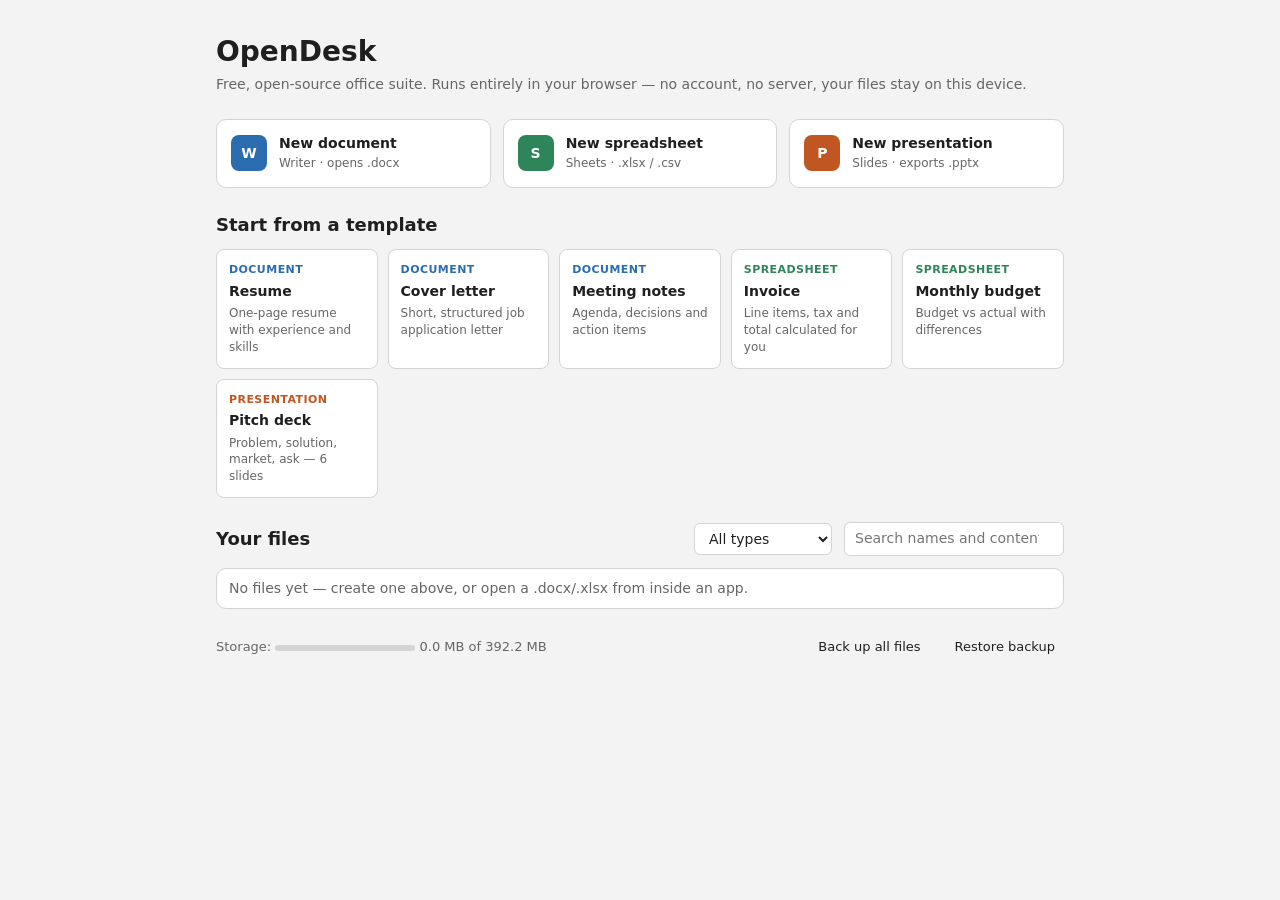
<file: opendesk/index.html>
<!doctype html>
<html lang="en">
<head>
<meta charset="utf-8">
<meta name="viewport" content="width=device-width, initial-scale=1">
<title>OpenDesk</title>
<meta name="description" content="Free, open-source office suite that runs entirely in your browser.">
<meta name="theme-color" content="#2b6cb0">
<link rel="manifest" href="manifest.webmanifest">
<link rel="icon" href="icons/icon.svg" type="image/svg+xml">
<link rel="apple-touch-icon" href="icons/icon-192.png">
<link rel="stylesheet" href="common.css">
<style>
  main { flex: 1; width: 100%; max-width: 880px; margin: 0 auto; padding: 32px 16px; display: flex; flex-direction: column; gap: 24px; }
  h1 { margin: 0; font-size: 28px; }
  p.lead { color: var(--muted); margin: 4px 0 0; }
  .new { display: grid; grid-template-columns: repeat(auto-fit, minmax(180px, 1fr)); gap: 12px; }
  .new a { display: flex; align-items: center; gap: 12px; padding: 14px; border-radius: 10px; background: var(--panel); border: 1px solid var(--border); color: var(--text); text-decoration: none; }
  .new a:hover { border-color: var(--accent); }
  .icon { width: 36px; height: 36px; border-radius: 8px; display: grid; place-items: center; color: #fff; font-weight: 700; flex-shrink: 0; }
  .icon.writer { background: #2b6cb0; } .icon.sheets { background: #2f855a; } .icon.slides { background: #c05621; }
  .new strong { display: block; } .new span { font-size: 12px; color: var(--muted); }
  .files-head { display: flex; gap: 12px; align-items: center; flex-wrap: wrap; }
  .files-head h2 { margin: 0; font-size: 18px; flex: 1; }
  .files-head input, .files-head select { font: inherit; padding: 6px 10px; border: 1px solid var(--border); border-radius: 6px; background: var(--panel); color: var(--text); }
  .files-head input { width: 220px; max-width: 100%; }
  ul.files { list-style: none; margin: 0; padding: 0; background: var(--panel); border: 1px solid var(--border); border-radius: 10px; overflow: hidden; }
  ul.files li { display: flex; align-items: center; gap: 12px; padding: 10px 12px; border-top: 1px solid var(--border); }
  ul.files li:first-child { border-top: 0; }
  ul.files li:hover { background: var(--hover); }
  ul.files a { flex: 1; min-width: 0; color: var(--text); text-decoration: none; display: flex; flex-direction: column; }
  ul.files a strong { overflow: hidden; text-overflow: ellipsis; white-space: nowrap; }
  ul.files a span { font-size: 12px; color: var(--muted); }
  ul.files .icon { width: 28px; height: 28px; font-size: 13px; border-radius: 6px; }
  .empty { padding: 24px; text-align: center; color: var(--muted); }
  footer.bar { display: flex; flex-wrap: wrap; gap: 8px 16px; align-items: center; font-size: 13px; color: var(--muted); }
  .meter { width: 140px; height: 6px; background: var(--border); border-radius: 3px; overflow: hidden; display: inline-block; vertical-align: middle; }
  .meter i { display: block; height: 100%; background: var(--accent); }
  footer.bar .spacer { flex: 1; }
  h2.sec { margin: 0 0 12px; font-size: 18px; }
  .templates { display: grid; grid-template-columns: repeat(auto-fill, minmax(150px, 1fr)); gap: 10px; }
  .templates button { display: flex; flex-direction: column; align-items: flex-start; gap: 4px; text-align: left; padding: 12px; background: var(--panel); border: 1px solid var(--border); border-radius: 8px; }
  .templates button:hover { border-color: var(--accent); }
  .templates .tag { font-size: 11px; font-weight: 600; text-transform: uppercase; letter-spacing: .04em; }
  .templates .tag.writer { color: #2b6cb0; } .templates .tag.sheets { color: #2f855a; } .templates .tag.slides { color: #c05621; }
  .templates span.d { font-size: 12px; color: var(--muted); }
  ul.files a span.snip { font-style: italic; overflow: hidden; text-overflow: ellipsis; white-space: nowrap; }
  ul.files mark { background: rgba(214,158,46,.35); color: inherit; }
</style>
</head>
<body>
<main>
  <div>
    <h1>OpenDesk</h1>
    <p class="lead">Free, open-source office suite. Runs entirely in your browser — no account, no server, your files stay on this device.</p>
  </div>
  <div class="new">
    <a href="writer.html?new"><div class="icon writer">W</div><div><strong>New document</strong><span>Writer · opens .docx</span></div></a>
    <a href="sheets.html?new"><div class="icon sheets">S</div><div><strong>New spreadsheet</strong><span>Sheets · .xlsx / .csv</span></div></a>
    <a href="slides.html?new"><div class="icon slides">P</div><div><strong>New presentation</strong><span>Slides · exports .pptx</span></div></a>
  </div>
  <section>
    <h2 class="sec">Start from a template</h2>
    <div class="templates" id="templates"></div>
  </section>
  <section>
    <div class="files-head">
      <h2>Your files</h2>
      <select id="filter" aria-label="Filter by type"><option value="">All types</option><option value="writer">Documents</option><option value="sheets">Spreadsheets</option><option value="slides">Presentations</option></select>
      <input id="search" type="search" placeholder="Search names and contents…" aria-label="Search files">
    </div>
    <ul class="files" id="files" style="margin-top:12px"></ul>
  </section>
  <footer class="bar">
    <span>Storage: <span class="meter"><i id="meterFill"></i></span> <span id="meterText"></span></span>
    <span id="offline"></span>
    <span class="spacer"></span>
    <button id="backup" title="Download every file as one backup file">Back up all files</button>
    <button id="restore" title="Restore files from a backup">Restore backup</button>
  </footer>
</main>
<script src="common.js"></script>
<script src="templates.js"></script>
<script type="module">
await Store.ready; // storage loads asynchronously; everything below can use it synchronously
const APP = { writer: ['W', 'Document'], sheets: ['S', 'Spreadsheet'], slides: ['P', 'Presentation'] };
const filesEl = document.getElementById('files');
const esc = s => String(s).replace(/[&<>"']/g, c => ({ '&': '&amp;', '<': '&lt;', '>': '&gt;', '"': '&quot;', "'": '&#39;' }[c]));

function when(t) {
  const s = (Date.now() - t) / 1000;
  if (s < 60) return 'just now';
  if (s < 3600) return Math.floor(s / 60) + ' min ago';
  if (s < 86400) return Math.floor(s / 3600) + ' h ago';
  return new Date(t).toLocaleDateString();
}

function renderFiles() {
  const q = document.getElementById('search').value.trim().toLowerCase();
  const type = document.getElementById('filter').value;
  // Match titles first, then file contents (with a snippet showing where).
  const files = Docs.list(type).filter(d => APP[d.app]).map(d => {
    if (!q || d.title.toLowerCase().includes(q)) return { ...d };
    const text = docText(d), at = text.toLowerCase().indexOf(q);
    if (at < 0) return null;
    const start = Math.max(0, at - 30);
    return { ...d, snip: (start ? '…' : '') + esc(text.slice(start, at)) + '<mark>' + esc(text.slice(at, at + q.length)) + '</mark>' + esc(text.slice(at + q.length, at + q.length + 50)) };
  }).filter(Boolean);
  if (!files.length) {
    filesEl.innerHTML = `<li class="empty">${Docs.all().length ? 'No files match.' : 'No files yet — create one above, or open a .docx/.xlsx from inside an app.'}</li>`;
  } else {
    filesEl.innerHTML = files.map(d => `<li>
      <div class="icon ${d.app}">${APP[d.app][0]}</div>
      <a href="${Docs.url(d.app, d.id)}"><strong>${esc(d.title)}</strong><span>${APP[d.app][1]} · edited ${when(d.updated)}</span>${d.snip ? `<span class="snip">${d.snip}</span>` : ''}</a>
      <button data-dup="${esc(d.id)}" title="Make a copy">Copy</button>
      <button data-del="${esc(d.id)}" title="Delete">Delete</button></li>`).join('');
  }
  updateMeter();
}

// Plain text of a file, for searching. DOMParser never runs scripts, so this is safe on stored HTML.
function docText(meta) {
  const st = Docs.get(meta.id);
  if (!st) return '';
  if (meta.app === 'writer') return (new DOMParser().parseFromString(String(st.html || ''), 'text/html').body.textContent || '').replace(/\s+/g, ' ');
  if (meta.app === 'sheets') return Object.values(st.raw || {}).filter(v => v && !v.startsWith('=')).join(' · ');
  return (st.deck?.slides || []).flatMap(s => (s.items || []).map(i => i.text || '')).join(' · ').replace(/\s+/g, ' ');
}

document.getElementById('templates').innerHTML = TEMPLATES.map((t, i) =>
  `<button data-tpl="${i}"><span class="tag ${t.app}">${APP[t.app][1]}</span><strong>${esc(t.name)}</strong><span class="d">${esc(t.description)}</span></button>`).join('');
document.getElementById('templates').addEventListener('click', e => {
  const btn = e.target.closest('[data-tpl]'); if (!btn) return;
  const t = TEMPLATES[+btn.dataset.tpl];
  const id = Docs.create(t.app, JSON.parse(JSON.stringify(t.state)));
  if (id) go(Docs.url(t.app, id));
});

async function updateMeter() {
  let used = 0, cap = 5 * 1048576; // localStorage fallback: ~5 MB per site
  if (Store.backend === 'idb' && navigator.storage?.estimate) {
    const est = await navigator.storage.estimate().catch(() => null);
    if (est) { used = est.usage || 0; cap = est.quota || cap; }
  } else {
    for (const k of Store.keys()) used += (k.length + JSON.stringify(Store.get(k) ?? '').length) * 2;
  }
  const fmtSize = b => (b >= 1073741824 ? (b / 1073741824).toFixed(1) + ' GB' : (b / 1048576).toFixed(1) + ' MB');
  document.getElementById('meterFill').style.width = Math.min(100, used / cap * 100) + '%';
  document.getElementById('meterText').textContent = `${fmtSize(used)} of ${fmtSize(cap)}` + (Store.backend === 'idb' ? '' : ' (limited storage mode)');
}

filesEl.addEventListener('click', e => {
  const dup = e.target.dataset.dup, del = e.target.dataset.del;
  if (dup) {
    const meta = Docs.meta(dup), state = Docs.get(dup);
    if (meta && state) Docs.create(meta.app, { ...state, title: state.title + ' (copy)' });
    renderFiles();
  } else if (del) {
    const meta = Docs.meta(del);
    if (meta && confirm(`Delete "${meta.title}" and its version history? This can't be undone.\n\nTip: "Back up all files" first if you're unsure.`)) { Docs.remove(del); renderFiles(); }
  }
});
document.getElementById('search').oninput = renderFiles;
document.getElementById('filter').onchange = renderFiles;
Store.subscribe(key => { if (key === Docs.INDEX) renderFiles(); });
addEventListener('pageshow', renderFiles);

document.getElementById('backup').onclick = () => {
  const files = Docs.all().map(meta => ({ meta, state: Docs.get(meta.id) })).filter(f => f.state);
  download(`opendesk-backup-${new Date().toISOString().slice(0, 10)}.json`, JSON.stringify({ opendeskBackup: 1, files }), 'application/json');
};
document.getElementById('restore').onclick = async () => {
  const file = await pickFile('.json');
  if (!file) return;
  let data;
  try { data = JSON.parse(await file.text()); if (!Array.isArray(data.files)) throw 0; }
  catch { return alert('That is not an OpenDesk backup file.'); }
  let added = 0, skipped = 0;
  const index = Docs.all();
  for (const f of data.files) {
    const id = String(f.meta?.id || ''), app = f.meta?.app;
    if (!APP[app] || !f.state || !/^[a-z0-9]{1,40}$/.test(id)) { skipped++; continue; }
    if (Docs.meta(id)) { skipped++; continue; } // already have this exact file
    if (!Store.set(Docs.key(id), f.state)) { alert('Storage is full — restored ' + added + ' files before running out of space.'); break; }
    index.push({ id, app, title: String(f.state.title || f.meta.title || 'Untitled'), updated: +f.meta.updated || Date.now() });
    added++;
  }
  Store.set(Docs.INDEX, index);
  alert(`Restored ${added} file(s).` + (skipped ? ` Skipped ${skipped} (already here or invalid).` : ''));
  renderFiles();
};

// Ask the browser not to evict our storage under pressure (granted silently in most browsers once installed/used).
navigator.storage?.persist?.().catch(() => {});

const offlineEl = document.getElementById('offline');
if ('serviceWorker' in navigator && /^https?:$/.test(location.protocol)) {
  navigator.serviceWorker.ready.then(() => { offlineEl.textContent = '✓ Works offline'; });
}

// Pre-multi-file data is migrated when its app is first opened; show it here too.
Object.keys(APP).forEach(app => Docs.migrate(app));
renderFiles();
</script>
</body>
</html>
</file>
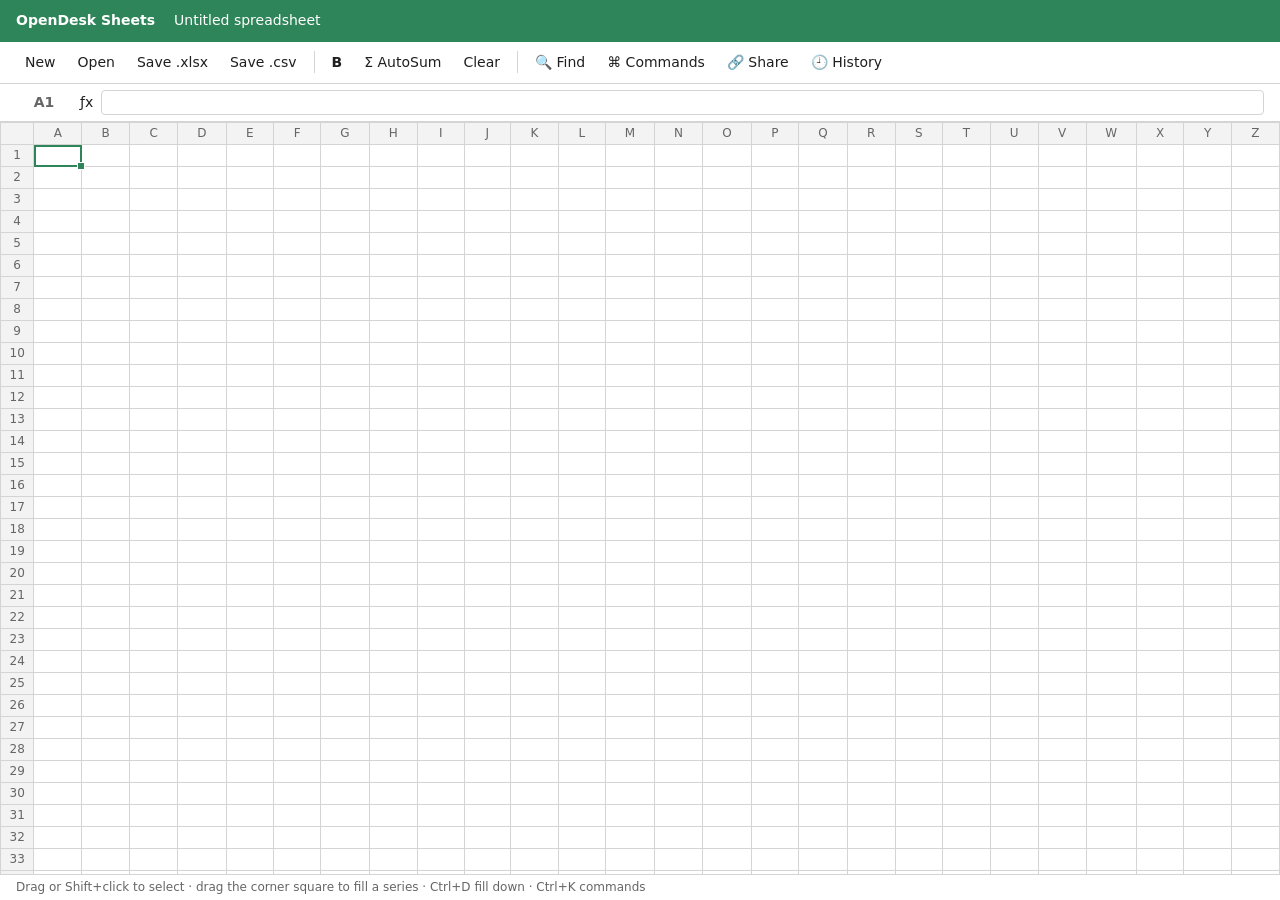
<file: opendesk/sheets.html>
<!doctype html>
<html lang="en">
<head>
<meta charset="utf-8">
<meta name="viewport" content="width=device-width, initial-scale=1">
<title>OpenDesk Sheets</title>
<link rel="manifest" href="manifest.webmanifest">
<link rel="icon" href="icons/icon.svg" type="image/svg+xml">
<link rel="stylesheet" href="common.css">
<script src="vendor/xlsx.full.min.js"></script>
<style>
  header.appbar { background: #2f855a; }
  .fbar { display: flex; gap: 8px; align-items: center; padding: 6px 16px; background: var(--panel); border-bottom: 1px solid var(--border); }
  .fbar #cellName { width: 56px; font-weight: 600; text-align: center; color: var(--muted); }
  .fbar input { flex: 1; font: 13px ui-monospace, Consolas, monospace; padding: 4px 6px; border: 1px solid var(--border); background: var(--panel); color: var(--text); border-radius: 4px; }
  .grid-wrap { flex: 1; overflow: auto; background: var(--panel); }
  table { border-collapse: collapse; table-layout: fixed; }
  th { position: sticky; top: 0; background: var(--bg); color: var(--muted); font-weight: 500; font-size: 12px; border: 1px solid var(--border); height: 22px; z-index: 1; }
  th.rh { position: sticky; left: 0; width: 44px; z-index: 2; }
  thead th.rh { z-index: 3; }
  td { border: 1px solid var(--border); padding: 0; width: 100px; height: 22px; }
  td input { width: 100%; height: 100%; border: 0; padding: 0 4px; font: 13px system-ui, sans-serif; background: transparent; color: var(--text); outline: none; }
  td input.num { text-align: right; }
  td input.err { color: #e53e3e; }
  td input.bold { font-weight: 700; }
  td.sel { outline: 2px solid #2f855a; outline-offset: -2px; }
  td.insel { background: rgba(47,133,90,.12); }
  td.fillprev { outline: 1px dashed #2f855a; outline-offset: -2px; }
  .grid-wrap { position: relative; }
  #fillHandle { position: absolute; width: 8px; height: 8px; background: #2f855a; border: 1px solid #fff; cursor: crosshair; z-index: 4; }
</style>
</head>
<body>
<header class="appbar">
  <a href="index.html">OpenDesk Sheets</a>
  <input class="title" id="title" value="Untitled spreadsheet" aria-label="Spreadsheet title">
</header>
<div class="toolbar">
  <button id="newBtn">New</button>
  <button id="openBtn" title="Open .xlsx, .xls, .ods or .csv">Open</button>
  <button id="xlsxBtn">Save .xlsx</button>
  <button id="csvBtn">Save .csv</button>
  <span class="sep"></span>
  <button id="boldBtn" title="Bold"><b>B</b></button>
  <button id="sumBtn" title="Insert SUM of the cells above">Σ AutoSum</button>
  <button id="clearBtn" title="Clear cell">Clear</button>
</div>
<div class="fbar"><span id="cellName">A1</span><span>ƒx</span><input id="formula" aria-label="Formula bar" spellcheck="false"></div>
<div class="grid-wrap"><table id="grid"></table><div id="fillHandle" title="Drag to fill · double-click to fill down"></div></div>
<div class="status" id="status"></div>

<script src="common.js"></script>
<script src="sheets-engine.js"></script>
<script src="sheets-fill.js"></script>
<script src="features.js"></script>
<script type="module">
await Store.ready; // storage loads asynchronously; everything below can use it synchronously
const ROWS = 100, COLS = 26;
const DOC = Docs.open('sheets', { title: 'Untitled spreadsheet', raw: {}, bold: {} });
const { computeAll, colName } = SheetEngine;
let raw = {}, bold = {}, sel = 'A1';
const grid = document.getElementById('grid');
const formula = document.getElementById('formula');
const titleEl = document.getElementById('title');
const inputs = {};

// Build grid.
let html = '<thead><tr><th class="rh"></th>';
for (let c = 0; c < COLS; c++) html += `<th>${colName(c)}</th>`;
html += '</tr></thead><tbody>';
for (let r = 1; r <= ROWS; r++) {
  html += `<tr><th class="rh">${r}</th>`;
  for (let c = 0; c < COLS; c++) html += `<td><input data-id="${colName(c)}${r}" aria-label="${colName(c)}${r}"></td>`;
  html += '</tr>';
}
grid.innerHTML = html + '</tbody>';
grid.querySelectorAll('input').forEach(i => inputs[i.dataset.id] = i);

function fmt(v) {
  if (typeof v === 'number') return Number.isInteger(v) ? String(v) : String(+v.toPrecision(10));
  if (typeof v === 'boolean') return v ? 'TRUE' : 'FALSE';
  return v == null ? '' : String(v);
}

function render() {
  const values = computeAll(raw);
  for (const id in inputs) {
    const inp = inputs[id];
    if (document.activeElement === inp) continue;
    const v = values[id];
    inp.value = fmt(v);
    inp.className = (typeof v === 'number' ? 'num' : '') + (typeof v === 'string' && /^#[A-Z/0]+[!?]$/.test(v) ? ' err' : '') + (bold[id] ? ' bold' : '');
  }
}

let saveTimer;
function persist() {
  clearTimeout(saveTimer);
  saveTimer = setTimeout(saveNow, 100);
}
function saveNow() { clearTimeout(saveTimer); if (DOC.id) Docs.save(DOC.id, { title: titleEl.value, raw, bold }); }
addEventListener('pagehide', saveNow);

function setCell(id, value) {
  if (value === '') delete raw[id]; else raw[id] = value;
  render(); persist();
}

// Selection: `sel` is the active (focused) cell; `rangeEnd` is the other corner of the range.
let rangeEnd = 'A1';
const { parseId, toId } = SheetFill;
function range() {
  const a = parseId(sel), b = parseId(rangeEnd);
  return { c1: Math.min(a.c, b.c), c2: Math.max(a.c, b.c), r1: Math.min(a.r, b.r), r2: Math.max(a.r, b.r) };
}
function cellsIn(rg) {
  const out = [];
  for (let r = rg.r1; r <= rg.r2; r++) for (let c = rg.c1; c <= rg.c2; c++) out.push(toId(c, r));
  return out;
}
const HELP = 'Drag or Shift+click to select · drag the corner square to fill a series · Ctrl+D fill down · Ctrl+K commands';
function paintSelection() {
  grid.querySelectorAll('td.insel').forEach(td => td.classList.remove('insel'));
  const rg = range(), cells = cellsIn(rg);
  if (cells.length > 1) cells.forEach(id => inputs[id].parentElement.classList.add('insel'));
  document.getElementById('cellName').textContent = cells.length > 1 ? `${toId(rg.c1, rg.r1)}:${toId(rg.c2, rg.r2)}` : sel;
  // Status bar: quick stats for multi-cell selections.
  const status = document.getElementById('status');
  if (cells.length > 1) {
    const values = computeAll(raw), nums = cells.map(id => values[id]).filter(v => typeof v === 'number');
    const sum = nums.reduce((a, b) => a + b, 0);
    status.textContent = nums.length ? `Sum: ${fmt(sum)} · Average: ${fmt(sum / nums.length)} · Count: ${nums.length} · Min: ${fmt(Math.min(...nums))} · Max: ${fmt(Math.max(...nums))}` : `${cells.length} cells selected`;
  } else status.textContent = HELP;
  const wrap = grid.parentElement, td = inputs[toId(rg.c2, rg.r2)].parentElement;
  const w = wrap.getBoundingClientRect(), t = td.getBoundingClientRect();
  Object.assign(document.getElementById('fillHandle').style, {
    left: (t.right - w.left + wrap.scrollLeft - 5) + 'px', top: (t.bottom - w.top + wrap.scrollTop - 5) + 'px',
  });
}

function select(id) {
  document.querySelector('td.sel')?.classList.remove('sel');
  sel = id; rangeEnd = id;
  inputs[id].parentElement.classList.add('sel');
  formula.value = raw[id] ?? '';
  paintSelection();
}
function extendTo(id) { rangeEnd = id; paintSelection(); }
function clampId(c, r) { return toId(Math.min(COLS - 1, Math.max(0, c)), Math.min(ROWS, Math.max(1, r))); }

// Apply many raw edits at once.
function setCells(updates) {
  for (const [id, v] of Object.entries(updates)) { if (v === '') delete raw[id]; else raw[id] = v; }
  render(); persist(); paintSelection();
  if (document.activeElement !== formula) formula.value = raw[sel] ?? '';
}

// Ctrl+D / Ctrl+R: copy the first row/column of the selection across it (or from the
// cell above/left when a single cell is selected), shifting relative references.
function copyFill(down) {
  let rg = range();
  if (rg.r1 === rg.r2 && rg.c1 === rg.c2) {
    if (down && rg.r1 > 1) rg = { ...rg, r1: rg.r1 - 1 };
    else if (!down && rg.c1 > 0) rg = { ...rg, c1: rg.c1 - 1 };
    else return;
  }
  const updates = {};
  for (const id of cellsIn(rg)) {
    const { c, r } = parseId(id);
    const srcId = down ? toId(c, rg.r1) : toId(rg.c1, r);
    if (srcId === id) continue;
    const v = raw[srcId] ?? '';
    updates[id] = v.startsWith('=') ? SheetFill.shiftFormula(v, down ? r - rg.r1 : 0, down ? 0 : c - rg.c1) : v;
  }
  setCells(updates);
}

// ---- fill handle ----
const handle = document.getElementById('fillHandle');
let fillDest = null;
function destFor(pointerId) {
  const src = range(), p = parseId(pointerId);
  const down = p.r - src.r2, up = src.r1 - p.r, right = p.c - src.c2, left = src.c1 - p.c;
  const best = Math.max(down, up, right, left);
  if (best <= 0) return null;
  if (best === down) return { ...src, r2: p.r };
  if (best === up) return { ...src, r1: p.r };
  if (best === right) return { ...src, c2: p.c };
  return { ...src, c1: p.c };
}
function previewFill(dest) {
  grid.querySelectorAll('td.fillprev').forEach(td => td.classList.remove('fillprev'));
  if (dest) cellsIn(dest).forEach(id => inputs[id].parentElement.classList.add('fillprev'));
}
function applyFill(dest) {
  const src = range();
  setCells(SheetFill.fill(raw, src, dest));
  // Select the whole filled block, keeping the active cell at the source corner.
  const anchor = toId(src.c1, src.r1);
  inputs[anchor].focus(); // focusin resets the range, so extend after
  extendTo(toId(dest.c1 === src.c1 ? dest.c2 : dest.c1, dest.r1 === src.r1 ? dest.r2 : dest.r1));
}
handle.addEventListener('mousedown', e => {
  e.preventDefault();
  document.activeElement?.blur?.(); // commit any edit in progress
  const onMove = ev => {
    const id = document.elementFromPoint(ev.clientX, ev.clientY)?.closest?.('td')?.querySelector('input')?.dataset.id;
    if (id) { fillDest = destFor(id); previewFill(fillDest); }
  };
  const onUp = () => {
    removeEventListener('mousemove', onMove); removeEventListener('mouseup', onUp);
    previewFill(null);
    if (fillDest) applyFill(fillDest);
    fillDest = null;
  };
  addEventListener('mousemove', onMove); addEventListener('mouseup', onUp);
});
// Double-click: fill down as far as the neighbouring column has data.
handle.addEventListener('dblclick', () => {
  const src = range();
  for (const col of [src.c1 - 1, src.c2 + 1]) {
    if (col < 0 || col >= COLS) continue;
    let r = src.r2;
    while (r < ROWS && raw[toId(col, r + 1)] != null) r++;
    if (r > src.r2) { applyFill({ ...src, r2: r }); return; }
  }
});

// ---- clipboard: copy/cut/paste ranges (Excel, Google Sheets, web tables, other OpenDesk sheets) ----
const CLIP_TYPE = 'application/x-opendesk-cells'; // keeps formulas when pasting between OpenDesk sheets

function parseTSV(text) {
  const rows = [[]];
  let cell = '', i = 0, quoted = false;
  text = text.replace(/\r\n?/g, '\n').replace(/\n$/, '');
  while (i < text.length) {
    const ch = text[i];
    if (quoted) {
      if (ch === '"' && text[i + 1] === '"') { cell += '"'; i += 2; continue; }
      if (ch === '"') { quoted = false; i++; continue; }
      cell += ch; i++; continue;
    }
    if (ch === '"' && cell === '') { quoted = true; i++; continue; }
    if (ch === '\t') { rows[rows.length - 1].push(cell); cell = ''; }
    else if (ch === '\n') { rows[rows.length - 1].push(cell); rows.push([]); cell = ''; }
    else cell += ch;
    i++;
  }
  rows[rows.length - 1].push(cell);
  return rows;
}
function parseHTMLTable(html) {
  const table = new DOMParser().parseFromString(html, 'text/html').querySelector('table');
  return table ? [...table.rows].map(tr => [...tr.cells].map(td => td.textContent.replace(/\s+/g, ' ').trim())) : null;
}
// "1,234.5" -> "1234.5" so pasted numbers stay numbers; anything else is kept as typed.
const normalizeCell = v => (/^-?\d{1,3}(,\d{3})+(\.\d+)?$/.test(v.trim()) ? v.trim().replace(/,/g, '') : v);

function copyRange(e) {
  const rg = range(), values = computeAll(raw);
  const rows = [], rawRows = [];
  for (let r = rg.r1; r <= rg.r2; r++) {
    const row = [], rawRow = [];
    for (let c = rg.c1; c <= rg.c2; c++) {
      const s = fmt(values[toId(c, r)]);
      row.push(/[\t\n"]/.test(s) ? `"${s.replace(/"/g, '""')}"` : s);
      rawRow.push(raw[toId(c, r)] ?? '');
    }
    rows.push(row.join('\t')); rawRows.push(rawRow);
  }
  e.clipboardData.setData('text/plain', rows.join('\n'));
  e.clipboardData.setData(CLIP_TYPE, JSON.stringify({ c: rg.c1, r: rg.r1, rows: rawRows }));
}

grid.addEventListener('copy', e => {
  if (cellsIn(range()).length < 2) return; // single cell: normal text copy from the input
  e.preventDefault(); copyRange(e);
});
grid.addEventListener('cut', e => {
  if (cellsIn(range()).length < 2) return;
  e.preventDefault(); copyRange(e); clearSelection();
});
grid.addEventListener('paste', e => {
  const cd = e.clipboardData;
  let rows = null, origin = null;
  try { const own = JSON.parse(cd.getData(CLIP_TYPE) || 'null'); if (own?.rows) { rows = own.rows; origin = own; } } catch { /* not ours */ }
  if (!rows && cd.getData('text/html')) rows = parseHTMLTable(cd.getData('text/html'));
  if (!rows) {
    const text = cd.getData('text/plain');
    if (!/[\t\n]/.test(text.replace(/\r?\n$/, ''))) return; // a single value: let the cell handle it
    rows = parseTSV(text);
  }
  e.preventDefault();
  const start = parseId(toId(range().c1, range().r1));
  const updates = {};
  let clipped = false;
  rows.forEach((row, dr) => row.forEach((v, dc) => {
    const c = start.c + dc, r = start.r + dr;
    if (c >= COLS || r > ROWS) { clipped = true; return; }
    let value = origin ? v : normalizeCell(v);
    if (origin && value.startsWith('=')) value = SheetFill.shiftFormula(value, start.r - origin.r, start.c - origin.c);
    updates[toId(c, r)] = value;
  }));
  document.activeElement?.blur?.();
  setCells(updates);
  const last = clampId(start.c + rows[0].length - 1, start.r + rows.length - 1);
  inputs[toId(start.c, start.r)].focus(); extendTo(last);
  if (clipped) alert('Some pasted cells were outside the grid (A1:Z100) and were left out.');
});

// Mouse range selection: drag across cells, or Shift+click.
let dragging = false;
grid.addEventListener('mousedown', e => {
  const id = e.target.dataset?.id; if (!id) return;
  if (e.shiftKey) { e.preventDefault(); extendTo(id); return; }
  if (id === sel) select(id); // plain click on the active cell collapses the range
  dragging = true;
});
grid.addEventListener('mouseover', e => {
  const id = e.target.dataset?.id;
  if (dragging && id && e.buttons === 1 && (id !== rangeEnd)) { extendTo(id); window.getSelection()?.removeAllRanges(); }
});
addEventListener('mouseup', () => { dragging = false; });
grid.parentElement.addEventListener('scroll', paintSelection);
addEventListener('resize', paintSelection);

function move(id, dr, dc) {
  const c = Math.min(COLS - 1, Math.max(0, id.charCodeAt(0) - 65 + dc));
  const r = Math.min(ROWS, Math.max(1, parseInt(id.slice(1), 10) + dr));
  inputs[colName(c) + r].focus();
}

grid.addEventListener('focusin', e => {
  const id = e.target.dataset.id; if (!id) return;
  if (id !== sel) select(id); // refocusing the active cell (e.g. after a dialog) keeps the range
  e.target.value = raw[id] ?? '';
  e.target.classList.remove('num', 'err');
  e.target.select(); // typing replaces the cell, like other spreadsheets
});
grid.addEventListener('focusout', e => {
  const id = e.target.dataset.id; if (!id) return;
  const value = e.target.value;
  if ((raw[id] ?? '') !== value) setCell(id, value);
  else render();
  // Re-render the blurred cell itself (render() skips the focused element).
  requestAnimationFrame(render);
});
grid.addEventListener('input', e => { if (e.target.dataset.id) formula.value = e.target.value; });
grid.addEventListener('keydown', e => {
  const id = e.target.dataset.id; if (!id) return;
  const atStart = e.target.selectionStart === 0 && e.target.selectionEnd === 0;
  const atEnd = e.target.selectionStart === e.target.value.length;
  const arrows = { ArrowUp: [-1, 0], ArrowDown: [1, 0], ArrowLeft: [0, -1], ArrowRight: [0, 1] };
  const multi = cellsIn(range()).length > 1;
  if (e.shiftKey && arrows[e.key]) {
    e.preventDefault();
    const end = parseId(rangeEnd), [dr, dc] = arrows[e.key];
    extendTo(clampId(end.c + dc, end.r + dr));
  }
  else if ((e.ctrlKey || e.metaKey) && (e.key === 'd' || e.key === 'r')) { e.preventDefault(); e.target.blur(); copyFill(e.key === 'd'); inputs[id].focus(); }
  else if (multi && (e.key === 'Delete' || e.key === 'Backspace')) {
    e.preventDefault();
    setCells(Object.fromEntries(cellsIn(range()).map(c => [c, ''])));
    e.target.value = '';
  }
  else if (e.key === 'Enter') { e.preventDefault(); move(id, e.shiftKey ? -1 : 1, 0); }
  else if (e.key === 'Tab') { e.preventDefault(); move(id, 0, e.shiftKey ? -1 : 1); }
  else if (e.key === 'ArrowUp') { e.preventDefault(); move(id, -1, 0); }
  else if (e.key === 'ArrowDown') { e.preventDefault(); move(id, 1, 0); }
  else if (e.key === 'ArrowLeft' && atStart) { e.preventDefault(); move(id, 0, -1); }
  else if (e.key === 'ArrowRight' && atEnd) { e.preventDefault(); move(id, 0, 1); }
  else if (e.key === 'Escape') { e.target.value = raw[id] ?? ''; e.target.blur(); }
});

formula.addEventListener('input', () => { inputs[sel].value = formula.value; });
formula.addEventListener('keydown', e => {
  if (e.key === 'Enter') { setCell(sel, formula.value); move(sel, 1, 0); }
});
formula.addEventListener('change', () => setCell(sel, formula.value));
titleEl.addEventListener('input', persist);

document.getElementById('newBtn').onclick = () => { location.href = 'sheets.html?new'; };
function toggleBold() {
  const on = !bold[sel];
  for (const id of cellsIn(range())) { if (on) bold[id] = true; else delete bold[id]; }
  render(); persist();
}
function clearSelection() {
  setCells(Object.fromEntries(cellsIn(range()).map(c => [c, ''])));
  formula.value = '';
}
document.getElementById('boldBtn').onclick = toggleBold;
document.getElementById('clearBtn').onclick = clearSelection;
document.getElementById('sumBtn').onclick = () => {
  const col = sel[0], row = parseInt(sel.slice(1), 10);
  let top = row - 1;
  while (top > 1 && raw[col + (top - 1)] != null) top--;
  if (row > 1) { setCell(sel, `=SUM(${col}${top}:${col}${row - 1})`); select(sel); }
};

document.getElementById('openBtn').onclick = async () => {
  const file = await pickFile('.xlsx,.xls,.ods,.csv');
  if (!file) return;
  if (!window.XLSX) return alert('The spreadsheet importer failed to load (are you offline?).');
  const wb = XLSX.read(await file.arrayBuffer());
  const ws = wb.Sheets[wb.SheetNames[0]];
  const imported = {};
  for (const addr in ws) {
    if (addr[0] === '!') continue;
    const m = /^([A-Z])(\d+)$/.exec(addr);
    if (!m || parseInt(m[2], 10) > ROWS) continue; // outside our A1:Z100 grid
    const cell = ws[addr];
    imported[addr] = cell.f ? '=' + cell.f : String(cell.v ?? '');
  }
  if (wb.SheetNames.length > 1) alert(`Opened the first sheet ("${wb.SheetNames[0]}") only — multiple sheets aren't supported yet.`);
  // Opened files become a new spreadsheet; the current one is left untouched.
  const id = Docs.create('sheets', { title: file.name.replace(/\.[^.]+$/, ''), raw: imported, bold: {} });
  if (id) go(Docs.url('sheets', id));
};

function buildSheet() {
  const values = computeAll(raw);
  const ws = {};
  let maxR = 0, maxC = 0;
  for (const id in raw) {
    const c = id.charCodeAt(0) - 65, r = parseInt(id.slice(1), 10) - 1;
    maxR = Math.max(maxR, r); maxC = Math.max(maxC, c);
    const v = values[id];
    const cell = typeof v === 'number' ? { t: 'n', v } : typeof v === 'boolean' ? { t: 'b', v } : { t: 's', v: String(v) };
    if (raw[id][0] === '=') cell.f = raw[id].slice(1);
    ws[id] = cell;
  }
  ws['!ref'] = `A1:${colName(maxC)}${maxR + 1}`;
  return ws;
}
document.getElementById('xlsxBtn').onclick = () => {
  if (!window.XLSX) return alert('The spreadsheet exporter failed to load (are you offline?).');
  const wb = XLSX.utils.book_new();
  XLSX.utils.book_append_sheet(wb, buildSheet(), 'Sheet1');
  XLSX.writeFile(wb, safeName(titleEl.value, 'spreadsheet') + '.xlsx');
};
document.getElementById('csvBtn').onclick = () => {
  const values = computeAll(raw);
  let maxR = 0, maxC = 0;
  for (const id in raw) { maxR = Math.max(maxR, parseInt(id.slice(1), 10)); maxC = Math.max(maxC, id.charCodeAt(0) - 64); }
  const lines = [];
  for (let r = 1; r <= maxR; r++) {
    const row = [];
    for (let c = 0; c < maxC; c++) {
      const s = fmt(values[colName(c) + r]);
      row.push(/[",\n]/.test(s) ? `"${s.replace(/"/g, '""')}"` : s);
    }
    lines.push(row.join(','));
  }
  download(safeName(titleEl.value, 'spreadsheet') + '.csv', lines.join('\n'), 'text/csv');
};

const validRaw = obj => Object.fromEntries(Object.entries(obj || {})
  .filter(([k, v]) => /^[A-Z]\d{1,3}$/.test(k) && typeof v === 'string'));
raw = validRaw(DOC.state.raw); bold = DOC.state.bold || {};
titleEl.value = String(DOC.state.title || 'Untitled spreadsheet');
render(); select('A1');
function goToCell() {
  const id = (prompt('Go to cell (e.g. B12):') || '').toUpperCase().trim();
  if (/^[A-Z]([1-9]\d?|100)$/.test(id)) { inputs[id].focus(); inputs[id].scrollIntoView({ block: 'center', inline: 'center' }); }
}
function startFormula(fn) {
  const rg = range(), multi = cellsIn(rg).length > 1;
  // With a range selected, put the function in the cell below it; otherwise start typing it.
  if (multi && rg.c1 === rg.c2 && rg.r2 < ROWS) {
    const target = toId(rg.c1, rg.r2 + 1);
    setCells({ [target]: `=${fn}(${toId(rg.c1, rg.r1)}:${toId(rg.c2, rg.r2)})` });
    inputs[target].focus();
  } else { const inp = inputs[sel]; inp.focus(); inp.value = `=${fn}(`; formula.value = inp.value; }
}
// Find & replace over cell contents (what you typed, including formulas), row by row.
const escRe = q => q.replace(/[.*+?^${}()|[\]\\]/g, '\\$&');
const sheetFind = {
  find(q, matchCase) {
    const needle = matchCase ? q : q.toLowerCase();
    return Object.keys(raw)
      .filter(id => (matchCase ? raw[id] : raw[id].toLowerCase()).includes(needle))
      .sort((a, b) => (+a.slice(1) - +b.slice(1)) || a.localeCompare(b))
      .map(id => ({ id, q, matchCase }));
  },
  show(m) { select(m.id); inputs[m.id].parentElement.scrollIntoView({ block: 'nearest', inline: 'nearest' }); },
  replace(m, text) {
    const re = new RegExp(escRe(m.q), m.matchCase ? 'g' : 'gi');
    setCells({ [m.id]: raw[m.id].replace(re, () => text) });
    select(m.id);
  },
  replaceAll(q, text, matchCase) {
    const all = this.find(q, matchCase), re = new RegExp(escRe(q), matchCase ? 'g' : 'gi');
    setCells(Object.fromEntries(all.map(m => [m.id, raw[m.id].replace(re, () => text)])));
    return all.length;
  },
};

const cmd = (name, run, hint, keywords) => ({ name, run, hint, keywords });
const sheetCommands = () => [
  cmd('Bold', toggleBold, '', 'strong'),
  cmd('AutoSum', () => document.getElementById('sumBtn').click(), '', 'total sum'),
  cmd('Clear selected cells', clearSelection, 'Delete', 'erase empty'),
  cmd('Fill down', () => copyFill(true), 'Ctrl+D', 'copy'),
  cmd('Fill right', () => copyFill(false), 'Ctrl+R', 'copy'),
  cmd('Go to cell…', goToCell, '', 'jump navigate'),
  ...['SUM', 'AVERAGE', 'MIN', 'MAX', 'COUNT', 'ROUND', 'IF', 'CONCAT'].map(fn => cmd(`Insert ${fn}()`, () => startFormula(fn), 'formula', 'function')),
  cmd('Open file from computer', () => document.getElementById('openBtn').click(), '', 'import xlsx csv'),
  cmd('Save as Excel (.xlsx)', () => document.getElementById('xlsxBtn').click(), '', 'download export'),
  cmd('Save as CSV', () => document.getElementById('csvBtn').click(), '', 'download export'),
];

// Read-only console/test access to module state.
Object.defineProperties(window, { raw: { get: () => raw }, sel: { get: () => sel } });

OpenDesk.setup({
  app: 'sheets',
  commands: sheetCommands,
  find: sheetFind,
  overrideFind: true, // the browser's Ctrl+F can't search inside cell inputs
  key: DOC.key,
  id: DOC.id,
  isEmpty: () => !Object.keys(raw).length,
  getState: () => ({ title: titleEl.value, raw, bold }),
  setState: st => {
    raw = validRaw(st.raw); bold = {};
    for (const k in st.bold || {}) if (k in raw) bold[k] = true;
    titleEl.value = String(st.title || 'Untitled spreadsheet');
    persist();
    render(); select('A1');
  },
  toText: st => (st.title || '') + '\n\n' + Object.keys(st.raw || {})
    .sort((a, b) => (+a.slice(1) - +b.slice(1)) || a.localeCompare(b))
    .map(k => `${k}: ${st.raw[k]}`).join('\n'),
});
</script>
</body>
</html>
</file>
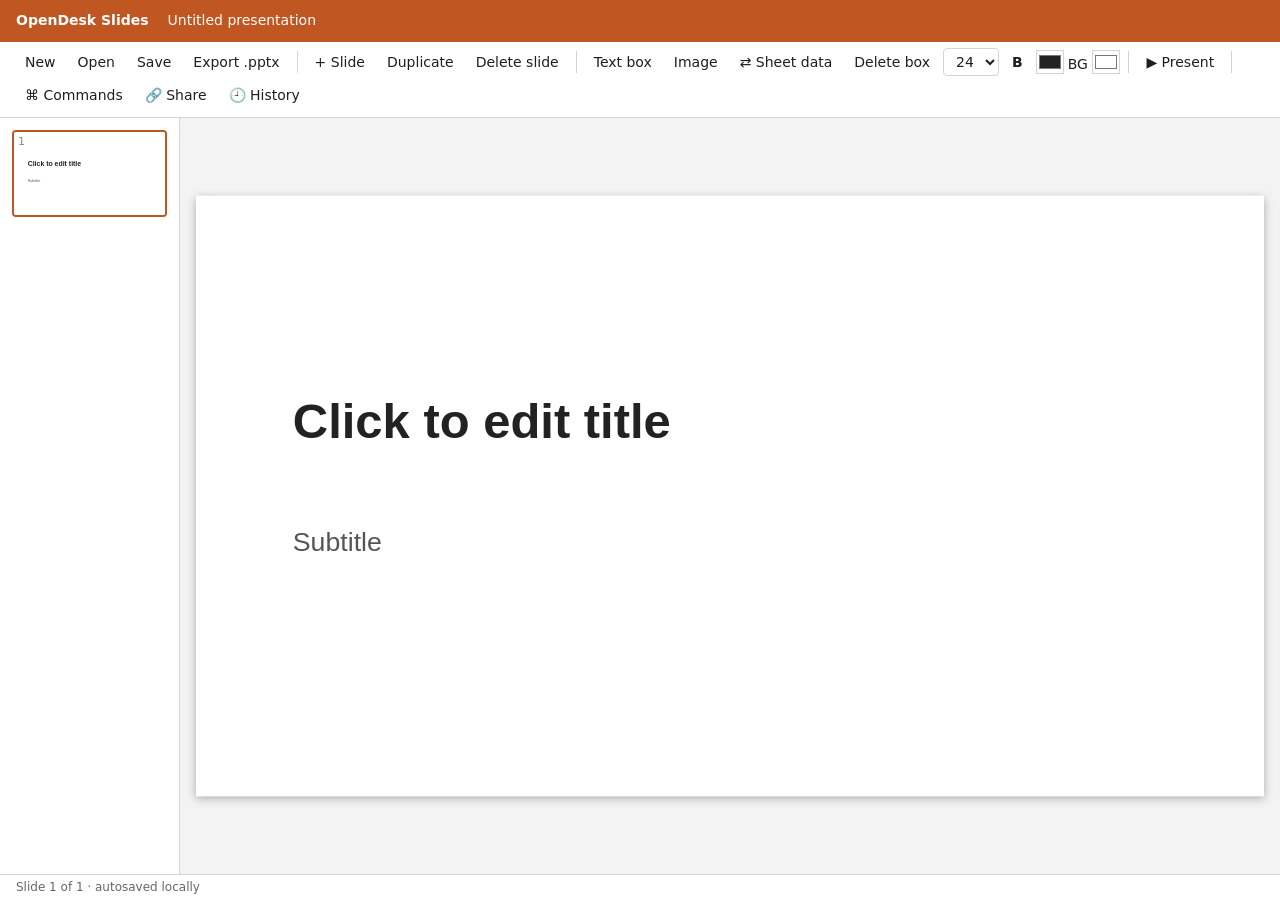
<file: opendesk/slides.html>
<!doctype html>
<html lang="en">
<head>
<meta charset="utf-8">
<meta name="viewport" content="width=device-width, initial-scale=1">
<title>OpenDesk Slides</title>
<link rel="manifest" href="manifest.webmanifest">
<link rel="icon" href="icons/icon.svg" type="image/svg+xml">
<link rel="stylesheet" href="common.css">
<script src="vendor/pptxgen.bundle.js"></script>
<style>
  header.appbar { background: #c05621; }
  .work { flex: 1; display: flex; min-height: 0; }
  #thumbs { width: 180px; overflow-y: auto; padding: 12px; background: var(--panel); border-right: 1px solid var(--border); display: flex; flex-direction: column; gap: 10px; }
  .thumb { position: relative; width: 100%; aspect-ratio: 16/9; border: 2px solid var(--border); border-radius: 4px; overflow: hidden; cursor: pointer; flex-shrink: 0; }
  .thumb.active { border-color: #c05621; }
  .thumb .n { position: absolute; left: 4px; top: 2px; font-size: 11px; color: #888; z-index: 1; }
  .thumb .mini { position: absolute; left: 0; top: 0; width: 960px; height: 540px; transform-origin: 0 0; pointer-events: none; }
  #stageWrap { flex: 1; display: grid; place-items: center; overflow: hidden; padding: 16px; }
  .slide { position: relative; width: 960px; height: 540px; background: #fff; overflow: hidden; }
  #stage { box-shadow: 0 2px 8px rgba(0,0,0,.3); transform-origin: center; flex-shrink: 0; }
  .box { position: absolute; padding: 6px; border: 1px dashed transparent; outline: none; white-space: pre-wrap; word-wrap: break-word; line-height: 1.2; }
  #stage .box:hover { border-color: #aaa; }
  #stage .box.selected { border: 1px solid #c05621; resize: both; overflow: hidden; }
  .box.live { background: #fff; overflow: hidden; font: 14px Calibri, Carlito, sans-serif; color: #222; display: flex; flex-direction: column; }
  .box.live svg { flex: 1; min-height: 0; height: 100% !important; }
  .box.live .live-table { width: 100%; }
  #present .live-tag, .thumb .live-tag { visibility: hidden; }
  .box img { width: 100%; height: 100%; object-fit: contain; pointer-events: none; }
  /* Inside the box: .selected uses overflow:hidden (required by resize), which would clip an outside handle. */
  .handle { position: absolute; top: 0; right: 0; height: 18px; line-height: 18px; padding: 0 6px; font: 11px system-ui, sans-serif; font-weight: 400; background: #c05621; color: #fff; cursor: move; border-radius: 0 0 0 3px; user-select: none; }
  #present { position: fixed; inset: 0; background: #000; display: grid; place-items: center; z-index: 10; cursor: none; }
  #present .slide { transform-origin: center; }
  @media (max-width: 640px) { #thumbs { width: 96px; padding: 6px; } }
</style>
</head>
<body>
<header class="appbar">
  <a href="index.html">OpenDesk Slides</a>
  <input class="title" id="title" value="Untitled presentation" aria-label="Presentation title">
</header>
<div class="toolbar">
  <button data-act="newDeck">New</button>
  <button data-act="openDeck" title="Open an OpenDesk .json deck">Open</button>
  <button data-act="saveDeck" title="Save as editable OpenDesk .json">Save</button>
  <button data-act="exportPptx">Export .pptx</button>
  <span class="sep"></span>
  <button data-act="addSlide">+ Slide</button>
  <button data-act="dupSlide">Duplicate</button>
  <button data-act="delSlide">Delete slide</button>
  <span class="sep"></span>
  <button data-act="addText">Text box</button>
  <button data-act="addImage">Image</button>
  <button data-act="addLive" title="Table or chart that stays in sync with your spreadsheet">⇄ Sheet data</button>
  <button data-act="delBox">Delete box</button>
  <select id="fsize" aria-label="Font size"><option>14</option><option>18</option><option selected>24</option><option>32</option><option>44</option><option>60</option></select>
  <button data-act="bold"><b>B</b></button>
  <input type="color" id="fcolor" title="Text color" value="#222222">
  <label title="Slide background">BG <input type="color" id="bg" value="#ffffff"></label>
  <span class="sep"></span>
  <button data-act="present">▶ Present</button>
</div>
<div class="work">
  <div id="thumbs"></div>
  <div id="stageWrap"><div id="stage" class="slide"></div></div>
</div>
<div class="status" id="status"></div>
<div id="present" class="hidden"></div>

<script src="common.js"></script>
<script src="sheets-engine.js"></script>
<script src="features.js"></script>
<script type="module">
await Store.ready; // storage loads asynchronously; everything below can use it synchronously
const DOC = Docs.open('slides', { title: 'Untitled presentation', deck: null });
const W = 960, H = 540;
const titleEl = document.getElementById('title');
const stage = document.getElementById('stage');
let deck, cur = 0, selId = null, presentIdx = 0;

const uid = () => Math.random().toString(36).slice(2, 10);
const titleSlide = () => ({ bg: '#ffffff', items: [
  { id: uid(), type: 'text', x: 80, y: 170, w: 800, h: 100, text: 'Click to edit title', size: 44, color: '#222222', bold: true },
  { id: uid(), type: 'text', x: 80, y: 290, w: 800, h: 60, text: 'Subtitle', size: 24, color: '#555555', bold: false },
]});
const blankSlide = () => ({ bg: '#ffffff', items: [
  { id: uid(), type: 'text', x: 60, y: 40, w: 840, h: 80, text: 'Slide title', size: 36, color: '#222222', bold: true },
  { id: uid(), type: 'text', x: 60, y: 140, w: 840, h: 340, text: '• Point one\n• Point two', size: 24, color: '#333333', bold: false },
]});

let saveTimer;
function persist() {
  clearTimeout(saveTimer);
  saveTimer = setTimeout(saveNow, 300);
}
function saveNow() { clearTimeout(saveTimer); if (DOC.id) Docs.save(DOC.id, { title: titleEl.value, deck }); }
addEventListener('pagehide', saveNow);

function boxEl(item, editable) {
  const el = document.createElement('div');
  el.className = 'box';
  Object.assign(el.style, { left: item.x + 'px', top: item.y + 'px', width: item.w + 'px', height: item.h + 'px' });
  if (item.type === 'image') {
    const img = document.createElement('img'); img.src = item.src; el.appendChild(img);
  } else if (item.type === 'live') {
    el.classList.add('live');
    const rows = OpenDesk.rangeRows(item.range, item.sheet);
    if (rows) item.rows = rows; // cached so shared decks still show data without the spreadsheet
    el.innerHTML = OpenDesk.renderLive(item.range, item.mode, item.sheet, item.rows);
  } else {
    el.textContent = item.text;
    Object.assign(el.style, { fontSize: item.size + 'px', color: item.color, fontWeight: item.bold ? '700' : '400', fontFamily: 'Calibri, Carlito, sans-serif' });
    if (editable) el.contentEditable = 'plaintext-only';
  }
  return el;
}

function renderSlideInto(container, slide, editable) {
  container.innerHTML = '';
  container.style.background = slide.bg;
  for (const item of slide.items) {
    const el = boxEl(item, editable);
    el.dataset.id = item.id;
    container.appendChild(el);
  }
}

function renderThumbs() {
  const thumbs = document.getElementById('thumbs');
  thumbs.innerHTML = '';
  deck.slides.forEach((s, i) => {
    const t = document.createElement('div');
    t.className = 'thumb' + (i === cur ? ' active' : '');
    t.innerHTML = `<span class="n">${i + 1}</span>`;
    const mini = document.createElement('div');
    mini.className = 'slide mini';
    renderSlideInto(mini, s, false);
    t.appendChild(mini);
    t.onclick = () => { cur = i; selId = null; render(); };
    thumbs.appendChild(t);
    requestAnimationFrame(() => { mini.style.transform = `scale(${t.clientWidth / W})`; });
  });
}

function renderStage() {
  const slide = deck.slides[cur];
  renderSlideInto(stage, slide, true);
  document.getElementById('bg').value = slide.bg;
  stage.querySelectorAll('.box').forEach(el => {
    if (el.dataset.id === selId) selectBox(el);
  });
  fitStage();
  document.getElementById('status').textContent = `Slide ${cur + 1} of ${deck.slides.length} · autosaved locally`;
}

function render() { renderStage(); renderThumbs(); persist(); }

function fitStage() {
  const wrap = document.getElementById('stageWrap');
  const s = Math.min((wrap.clientWidth - 32) / W, (wrap.clientHeight - 32) / H, 1.5);
  stage.style.transform = `scale(${Math.max(s, 0.1)})`;
}
window.addEventListener('resize', fitStage);

const item = id => deck.slides[cur].items.find(i => i.id === id);

function selectBox(el) {
  stage.querySelectorAll('.box.selected').forEach(b => { b.classList.remove('selected'); b.querySelector('.handle')?.remove(); });
  if (!el) { selId = null; return; }
  selId = el.dataset.id;
  el.classList.add('selected');
  const h = document.createElement('div');
  h.className = 'handle'; h.textContent = '⠿ drag'; h.contentEditable = 'false';
  el.appendChild(h);
  const it = item(selId);
  if (it.type === 'text') {
    document.getElementById('fsize').value = String(it.size);
    document.getElementById('fcolor').value = it.color;
  }
}

stage.addEventListener('mousedown', e => {
  const box = e.target.closest('.box');
  if (!box) { selectBox(null); return; }
  if (box.dataset.id !== selId) selectBox(box);
  if (!e.target.classList.contains('handle')) return;
  // Drag via handle. Stage is CSS-scaled, so convert screen px to slide px.
  e.preventDefault();
  const scale = stage.getBoundingClientRect().width / W;
  const it = item(box.dataset.id);
  const sx = e.clientX, sy = e.clientY, ox = it.x, oy = it.y;
  const onMove = ev => {
    it.x = Math.round(ox + (ev.clientX - sx) / scale);
    it.y = Math.round(oy + (ev.clientY - sy) / scale);
    box.style.left = it.x + 'px'; box.style.top = it.y + 'px';
  };
  const onUp = () => { removeEventListener('mousemove', onMove); removeEventListener('mouseup', onUp); renderThumbs(); persist(); };
  addEventListener('mousemove', onMove); addEventListener('mouseup', onUp);
});
// Capture CSS resize (resize: both) on mouseup.
stage.addEventListener('mouseup', () => {
  const box = stage.querySelector('.box.selected'); if (!box) return;
  const it = item(box.dataset.id);
  const w = box.offsetWidth, h = box.offsetHeight;
  if (Math.abs(w - it.w) > 1 || Math.abs(h - it.h) > 1) { it.w = w; it.h = h; renderThumbs(); persist(); }
});
stage.addEventListener('input', e => {
  const box = e.target.closest('.box'); if (!box) return;
  const clone = box.cloneNode(true); clone.querySelector('.handle')?.remove();
  item(box.dataset.id).text = clone.innerText;
  persist();
});
stage.addEventListener('focusout', () => renderThumbs());

function updateSel(fn) {
  const it = selId && item(selId);
  if (!it || it.type !== 'text') return;
  fn(it); render();
}
document.getElementById('fsize').onchange = e => updateSel(it => it.size = +e.target.value);
document.getElementById('fcolor').oninput = e => updateSel(it => it.color = e.target.value);
document.getElementById('bg').oninput = e => { deck.slides[cur].bg = e.target.value; render(); };
titleEl.addEventListener('input', persist);

const actions = {
  newDeck() { location.href = 'slides.html?new'; },
  async openDeck() {
    const file = await pickFile('.json');
    if (!file) return;
    try {
      const data = JSON.parse(await file.text());
      if (!Array.isArray(data.deck?.slides)) throw new Error();
      // Opened files become a new presentation; the current one is left untouched.
      const id = Docs.create('slides', { title: String(data.title || 'Untitled presentation'), deck: cleanDeck(data.deck) });
      if (id) go(Docs.url('slides', id));
    } catch { alert('That file is not an OpenDesk presentation.'); }
  },
  saveDeck() {
    download(safeName(titleEl.value, 'presentation') + '.opendesk.json', JSON.stringify({ title: titleEl.value, deck }), 'application/json');
  },
  exportPptx() {
    if (!window.PptxGenJS) return alert('The PowerPoint exporter failed to load (are you offline?).');
    const pptx = new PptxGenJS();
    pptx.layout = 'LAYOUT_16x9'; // 10 x 5.625 in
    const k = 10 / W; // slide px -> inches
    for (const s of deck.slides) {
      const ps = pptx.addSlide();
      ps.background = { color: s.bg.replace('#', '') };
      for (const it of s.items) {
        const pos = { x: it.x * k, y: it.y * k, w: it.w * k, h: it.h * k };
        if (it.type === 'live') {
          const rows = OpenDesk.rangeRows(it.range, it.sheet) || it.rows || [['']];
          if (it.mode === 'chart') {
            const { labels, values } = OpenDesk.chartData(rows);
            if (values.length) ps.addChart(pptx.ChartType.bar, [{ name: it.range, labels, values }], { ...pos, showValue: true, chartColors: ['2B6CB0'] });
          } else {
            ps.addTable(rows.map(r => r.map(v => ({ text: OpenDesk.fmt(v) }))), { ...pos, fontSize: 12, border: { type: 'solid', pt: 0.5, color: 'BBBBBB' } });
          }
        } else if (it.type === 'image') ps.addImage({ data: it.src, ...pos, sizing: { type: 'contain', w: pos.w, h: pos.h } });
        // px -> pt: 1px = 0.75pt at 96dpi, and the slide is 960px over 720pt.
        else ps.addText(it.text, { ...pos, fontSize: Math.round(it.size * 0.75), color: it.color.replace('#', ''), bold: it.bold, fontFace: 'Calibri', valign: 'top', margin: 4 });
      }
    }
    pptx.writeFile({ fileName: safeName(titleEl.value, 'presentation') + '.pptx' });
  },
  addSlide() { deck.slides.splice(cur + 1, 0, blankSlide()); cur++; selId = null; render(); },
  dupSlide() {
    const copy = JSON.parse(JSON.stringify(deck.slides[cur]));
    copy.items.forEach(i => i.id = uid());
    deck.slides.splice(cur + 1, 0, copy); cur++; render();
  },
  delSlide() {
    if (deck.slides.length === 1) return;
    deck.slides.splice(cur, 1); cur = Math.min(cur, deck.slides.length - 1); selId = null; render();
  },
  addText() {
    const it = { id: uid(), type: 'text', x: 280, y: 220, w: 400, h: 80, text: 'New text', size: 24, color: '#222222', bold: false };
    deck.slides[cur].items.push(it); selId = it.id; render();
  },
  async addImage() {
    const file = await pickFile('image/*');
    if (!file) return;
    const reader = new FileReader();
    reader.onload = () => {
      const it = { id: uid(), type: 'image', x: 330, y: 150, w: 300, h: 240, src: reader.result };
      deck.slides[cur].items.push(it); selId = it.id; render();
    };
    reader.readAsDataURL(file);
  },
  async addLive() {
    const choice = await OpenDesk.askRange();
    if (!choice) return;
    const it = { id: uid(), type: 'live', range: choice.range, mode: choice.mode, sheet: choice.sheet, x: 180, y: 120, w: 600, h: 340 };
    deck.slides[cur].items.push(it); selId = it.id; render();
  },
  delBox() {
    if (!selId) return;
    const s = deck.slides[cur]; s.items = s.items.filter(i => i.id !== selId); selId = null; render();
  },
  bold() { updateSel(it => it.bold = !it.bold); },
  present() {
    presentIdx = cur;
    const p = document.getElementById('present');
    p.classList.remove('hidden');
    p.requestFullscreen?.().catch(() => {});
    showPresent();
  },
};
document.querySelectorAll('[data-act]').forEach(b => b.addEventListener('click', () => actions[b.dataset.act]()));

function showPresent() {
  const p = document.getElementById('present');
  p.innerHTML = '';
  const s = document.createElement('div');
  s.className = 'slide';
  renderSlideInto(s, deck.slides[presentIdx], false);
  s.style.transform = `scale(${Math.min(innerWidth / W, innerHeight / H)})`;
  p.appendChild(s);
}
function endPresent() {
  document.getElementById('present').classList.add('hidden');
  if (document.fullscreenElement) document.exitFullscreen().catch(() => {});
}
document.getElementById('present').addEventListener('click', () => {
  if (presentIdx < deck.slides.length - 1) { presentIdx++; showPresent(); } else endPresent();
});
document.addEventListener('fullscreenchange', () => { if (!document.fullscreenElement) endPresent(); else showPresent(); });
document.addEventListener('keydown', e => {
  const presenting = !document.getElementById('present').classList.contains('hidden');
  if (presenting) {
    if (['ArrowRight', 'ArrowDown', ' ', 'PageDown'].includes(e.key)) { presentIdx = Math.min(presentIdx + 1, deck.slides.length - 1); showPresent(); }
    else if (['ArrowLeft', 'ArrowUp', 'PageUp'].includes(e.key)) { presentIdx = Math.max(presentIdx - 1, 0); showPresent(); }
    else if (e.key === 'Escape') endPresent();
    e.preventDefault();
  } else if (e.key === 'F5') { e.preventDefault(); actions.present(); }
});

const cleanRows = rows => Array.isArray(rows)
  ? rows.slice(0, 100).map(r => (Array.isArray(r) ? r.slice(0, 26) : []).map(v => (typeof v === 'number' || typeof v === 'boolean' ? v : String(v ?? ''))))
  : undefined;
// Validate decks from files and share links: only known item types, only image data URLs.
function cleanDeck(d) {
  const num = (v, def) => (Number.isFinite(+v) ? +v : def);
  const color = (v, def) => (/^#[0-9a-f]{6}$/i.test(v) ? v : def);
  const slides = (Array.isArray(d?.slides) ? d.slides : []).map(s => ({
    bg: color(s?.bg, '#ffffff'),
    items: (Array.isArray(s?.items) ? s.items : []).map(it => {
      const base = { id: uid(), x: num(it.x, 100), y: num(it.y, 100), w: num(it.w, 300), h: num(it.h, 100) };
      if (it.type === 'image' && /^data:image\/(png|jpe?g|gif|webp);/.test(it.src)) return { ...base, type: 'image', src: it.src };
      if (it.type === 'live' && /^[A-Z]\d{1,3}(:[A-Z]\d{1,3})?$/.test(it.range)) return { ...base, type: 'live', range: it.range, mode: it.mode === 'chart' ? 'chart' : 'table', sheet: /^[a-z0-9]{1,40}$/.test(it.sheet) ? it.sheet : undefined, rows: cleanRows(it.rows) };
      if (it.type === 'text') return { ...base, type: 'text', text: String(it.text ?? ''), size: num(it.size, 24), color: color(it.color, '#222222'), bold: !!it.bold };
      return null;
    }).filter(Boolean),
  }));
  return { slides: slides.length ? slides : [titleSlide()] };
}

deck = DOC.state.deck?.slides?.length ? cleanDeck(DOC.state.deck) : { slides: [titleSlide()] };
titleEl.value = String(DOC.state.title || 'Untitled presentation');
renderStage(); renderThumbs(); // no persist: just opening a file shouldn't mark it modified
OpenDesk.onSheetChange(() => { if (deck.slides.some(s => s.items.some(i => i.type === 'live'))) render(); });
const cmd = (name, run, hint, keywords) => ({ name, run, hint, keywords });
const slideCommands = () => [
  cmd('New slide', actions.addSlide, '', 'add'),
  cmd('Duplicate slide', actions.dupSlide, '', 'copy'),
  cmd('Delete slide', actions.delSlide, '', 'remove'),
  cmd('Add text box', actions.addText, '', 'insert'),
  cmd('Add image', actions.addImage, '', 'insert picture photo'),
  cmd('Add live spreadsheet data', actions.addLive, '', 'chart table sheets'),
  cmd('Delete selected box', actions.delBox, '', 'remove'),
  cmd('Bold', actions.bold),
  cmd('Present', actions.present, 'F5', 'slideshow start play'),
  cmd('Export PowerPoint (.pptx)', actions.exportPptx, '', 'download save'),
  cmd('Save as OpenDesk file', actions.saveDeck, '', 'download json'),
  cmd('Open OpenDesk file', actions.openDeck, '', 'import json'),
  ...deck.slides.map((sl, i) => {
    const title = sl.items.find(it => it.type === 'text')?.text.split('\n')[0].slice(0, 40) || '';
    return cmd(`Go to slide ${i + 1}${title ? ': ' + title : ''}`, () => { cur = i; selId = null; render(); }, '', 'jump');
  }),
];

// Read-only console/test access to module state.
Object.defineProperties(window, { deck: { get: () => deck }, cur: { get: () => cur } });

OpenDesk.setup({
  app: 'slides',
  commands: slideCommands,
  key: DOC.key,
  id: DOC.id,
  isEmpty: () => JSON.stringify(deck.slides.map(s => s.items.map(i => i.text))) === JSON.stringify([titleSlide().items.map(i => i.text)]),
  getState: () => ({ title: titleEl.value, deck }),
  setState: st => { deck = cleanDeck(st.deck); titleEl.value = String(st.title || 'Untitled presentation'); cur = 0; selId = null; render(); },
  toText: st => (st.title || '') + '\n\n' + (st.deck?.slides || []).map((s, i) =>
    `— Slide ${i + 1} —\n` + (s.items || []).map(it => it.type === 'text' ? it.text : it.type === 'live' ? `[live ${it.range} ${it.mode}]` : '[image]').join('\n')).join('\n\n'),
});
</script>
</body>
</html>
</file>
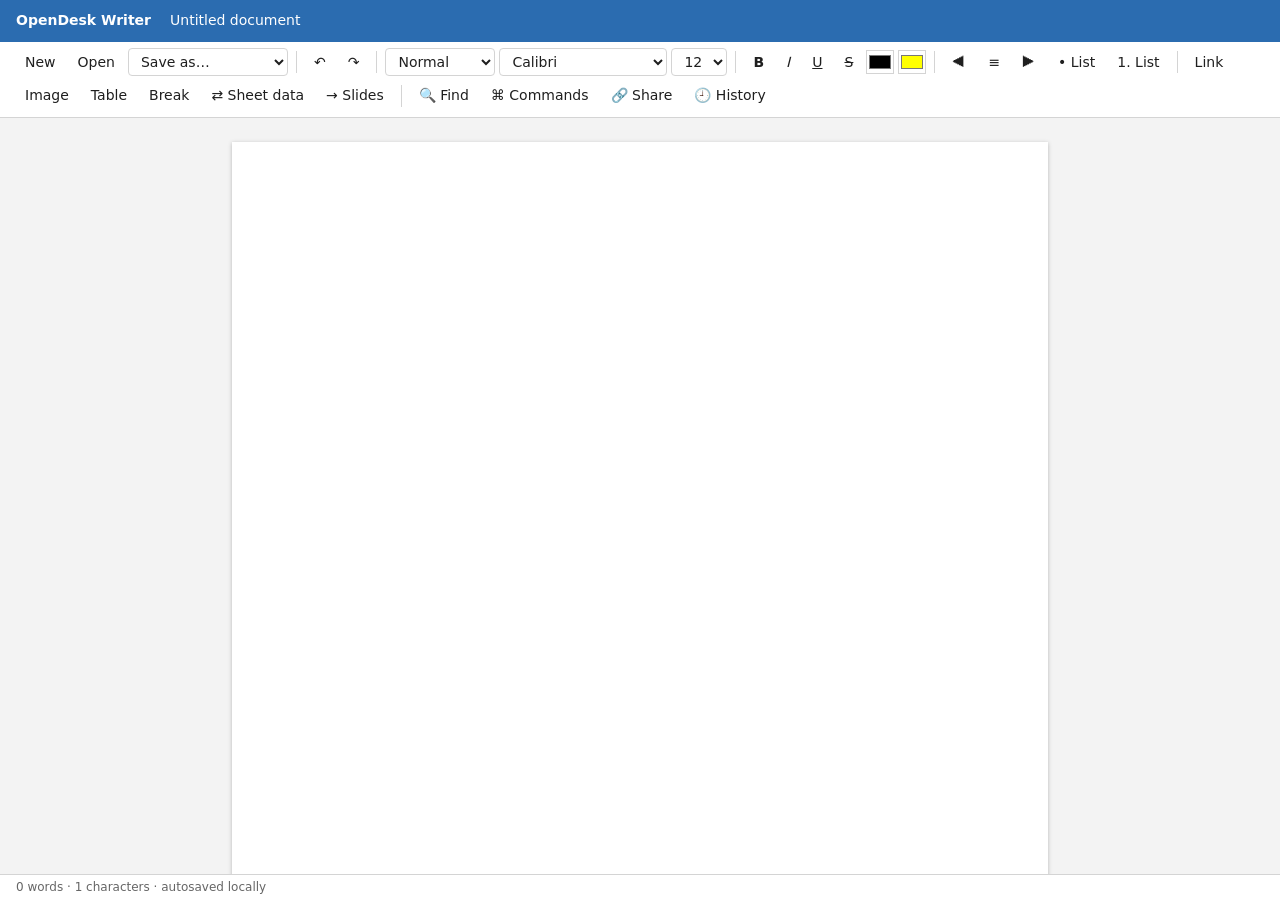
<file: opendesk/writer.html>
<!doctype html>
<html lang="en">
<head>
<meta charset="utf-8">
<meta name="viewport" content="width=device-width, initial-scale=1">
<title>OpenDesk Writer</title>
<link rel="manifest" href="manifest.webmanifest">
<link rel="icon" href="icons/icon.svg" type="image/svg+xml">
<link rel="stylesheet" href="common.css">
<script src="vendor/mammoth.browser.min.js"></script>
<style>
  .scroll { flex: 1; overflow: auto; padding: 24px 16px; }
  #page {
    background: var(--page); color: #111; max-width: 816px; min-height: 1056px; margin: 0 auto;
    padding: 72px 72px; box-shadow: 0 1px 4px rgba(0,0,0,.25); outline: none;
    font: 12pt/1.5 Calibri, Carlito, "Segoe UI", sans-serif;
  }
  #page table { border-collapse: collapse; width: 100%; }
  #page td, #page th { border: 1px solid #999; padding: 4px 6px; min-width: 40px; }
  #page img { max-width: 100%; }
  @media (max-width: 600px) { #page { padding: 24px 16px; min-height: 60vh; } }
  #page .live-range { margin: 8px 0; padding: 6px; border: 1px dashed #9cc7b0; border-radius: 4px; cursor: default; }
  @media print {
    #page .live-range { border: 0; padding: 0; } .live-tag { display: none; }
    header, .toolbar, .status { display: none !important; }
    .scroll { padding: 0; overflow: visible; }
    #page { box-shadow: none; padding: 0; max-width: none; min-height: 0; }
  }
</style>
</head>
<body>
<header class="appbar">
  <a href="index.html">OpenDesk Writer</a>
  <input class="title" id="title" value="Untitled document" aria-label="Document title">
</header>
<div class="toolbar">
  <button data-act="new" title="New">New</button>
  <button data-act="open" title="Open .docx, .html or .txt">Open</button>
  <select id="saveAs" aria-label="Save as">
    <option value="">Save as…</option>
    <option value="doc">Word (.doc)</option>
    <option value="html">Web page (.html)</option>
    <option value="txt">Plain text (.txt)</option>
    <option value="pdf">PDF (print)</option>
  </select>
  <span class="sep"></span>
  <button data-cmd="undo" title="Undo (Ctrl+Z)">↶</button>
  <button data-cmd="redo" title="Redo (Ctrl+Y)">↷</button>
  <span class="sep"></span>
  <select id="block" aria-label="Paragraph style">
    <option value="P">Normal</option><option value="H1">Heading 1</option>
    <option value="H2">Heading 2</option><option value="H3">Heading 3</option>
    <option value="BLOCKQUOTE">Quote</option><option value="PRE">Code</option>
  </select>
  <select id="font" aria-label="Font">
    <option>Calibri</option><option>Arial</option><option>Georgia</option>
    <option>Times New Roman</option><option>Courier New</option><option>Verdana</option>
  </select>
  <select id="size" aria-label="Font size">
    <option value="1">8</option><option value="2">10</option><option value="3" selected>12</option>
    <option value="4">14</option><option value="5">18</option><option value="6">24</option><option value="7">36</option>
  </select>
  <span class="sep"></span>
  <button data-cmd="bold" title="Bold (Ctrl+B)"><b>B</b></button>
  <button data-cmd="italic" title="Italic (Ctrl+I)"><i>I</i></button>
  <button data-cmd="underline" title="Underline (Ctrl+U)"><u>U</u></button>
  <button data-cmd="strikeThrough" title="Strikethrough"><s>S</s></button>
  <input type="color" id="color" title="Text color" value="#000000">
  <input type="color" id="highlight" title="Highlight" value="#ffff00">
  <span class="sep"></span>
  <button data-cmd="justifyLeft" title="Align left">⯇</button>
  <button data-cmd="justifyCenter" title="Center">≡</button>
  <button data-cmd="justifyRight" title="Align right">⯈</button>
  <button data-cmd="insertUnorderedList" title="Bullets">• List</button>
  <button data-cmd="insertOrderedList" title="Numbering">1. List</button>
  <span class="sep"></span>
  <button data-act="link" title="Insert link">Link</button>
  <button data-act="image" title="Insert image">Image</button>
  <button data-act="table" title="Insert table">Table</button>
  <button data-act="pagebreak" title="Page break">Break</button>
  <button data-act="liveData" title="Insert a table or chart that stays in sync with your spreadsheet">⇄ Sheet data</button>
  <button data-act="toSlides" title="Turn this document into a presentation: headings become slides">→ Slides</button>
</div>
<div class="scroll"><div id="page" contenteditable="true" spellcheck="true"><p><br></p></div></div>
<div class="status" id="status">0 words</div>

<script src="common.js"></script>
<script src="sheets-engine.js"></script>
<script src="features.js"></script>
<script type="module">
await Store.ready; // storage loads asynchronously; everything below can use it synchronously
const page = document.getElementById('page');
const titleEl = document.getElementById('title');
const BLANK = { title: 'Untitled document', html: '' };
const DOC = Docs.open('writer', BLANK);

function exec(cmd, val) {
  page.focus();
  // Pass no value at all when there is none: some commands use it as an attribute (e.g. <hr id="null">).
  if (val === undefined) document.execCommand(cmd); else document.execCommand(cmd, false, val);
  save();
}

function updateStatus() {
  const words = (page.innerText.match(/\S+/g) || []).length;
  document.getElementById('status').textContent = `${words} words · ${page.innerText.length} characters · autosaved locally`;
}
let saveTimer;
function save() {
  updateStatus();
  clearTimeout(saveTimer);
  saveTimer = setTimeout(saveNow, 400);
}
function saveNow() { clearTimeout(saveTimer); if (DOC.id) Docs.save(DOC.id, { title: titleEl.value, html: page.innerHTML }); }
addEventListener('pagehide', saveNow);

// Stored HTML may come from a share link or an old version, so always sanitize it.
function load(title, html) {
  titleEl.value = title; page.innerHTML = sanitizeHTML(html || '') || '<p><br></p>'; updateStatus();
}
document.title = (DOC.state.title || 'Untitled') + ' – OpenDesk Writer';
load(String(DOC.state.title || BLANK.title), DOC.state.html);

function openAsNewFile(title, html) {
  const id = Docs.create('writer', { title, html: sanitizeHTML(html) });
  if (id) go(Docs.url('writer', id));
}

page.addEventListener('input', save);
titleEl.addEventListener('input', save);
document.execCommand('styleWithCSS', false, true);

document.querySelectorAll('[data-cmd]').forEach(b =>
  b.addEventListener('click', () => exec(b.dataset.cmd)));
document.getElementById('block').onchange = e => exec('formatBlock', e.target.value);
document.getElementById('font').onchange = e => exec('fontName', e.target.value);
document.getElementById('size').onchange = e => exec('fontSize', e.target.value);
document.getElementById('color').oninput = e => exec('foreColor', e.target.value);
document.getElementById('highlight').oninput = e => exec('hiliteColor', e.target.value);

function wrapDoc(body) {
  const t = titleEl.value.replace(/</g, '&lt;');
  return `<!doctype html><html><head><meta charset="utf-8"><title>${t}</title>
<style>body{font:12pt/1.5 Calibri,sans-serif;max-width:816px;margin:auto}table{border-collapse:collapse}td,th{border:1px solid #999;padding:4px 6px}</style>
</head><body>${body}</body></html>`;
}

const actions = {
  new() { location.href = 'writer.html?new'; },
  async open() {
    const file = await pickFile('.docx,.html,.htm,.txt,.md');
    if (!file) return;
    const name = file.name.replace(/\.[^.]+$/, '');
    if (/\.docx$/i.test(file.name)) {
      if (!window.mammoth) return alert('The .docx importer failed to load (are you offline?).');
      const result = await mammoth.convertToHtml({ arrayBuffer: await file.arrayBuffer() });
      openAsNewFile(name, result.value);
    } else if (/\.html?$/i.test(file.name)) {
      openAsNewFile(name, await file.text());
    } else {
      const div = document.createElement('div');
      openAsNewFile(name, (await file.text()).split(/\n/).map(line => { div.textContent = line; return `<p>${div.innerHTML || '<br>'}</p>`; }).join(''));
    }
  },
  link() {
    const url = prompt('Link URL:', 'https://');
    if (url && /^(https?:|mailto:)/i.test(url)) exec('createLink', url);
  },
  async image() {
    const file = await pickFile('image/*');
    if (!file) return;
    const reader = new FileReader();
    reader.onload = () => exec('insertImage', reader.result);
    reader.readAsDataURL(file);
  },
  table() {
    const rows = +prompt('Rows:', '3') || 0, cols = +prompt('Columns:', '3') || 0;
    if (rows < 1 || cols < 1 || rows > 100 || cols > 20) return;
    const row = '<tr>' + '<td><br></td>'.repeat(cols) + '</tr>';
    exec('insertHTML', `<table>${row.repeat(rows)}</table><p><br></p>`);
  },
  async liveData() {
    const sel = getSelection();
    const saved = sel.rangeCount && page.contains(sel.anchorNode) ? sel.getRangeAt(0).cloneRange() : null;
    const choice = await OpenDesk.askRange();
    if (!choice) return;
    page.focus();
    if (saved) { sel.removeAllRanges(); sel.addRange(saved); }
    exec('insertHTML', `<div class="live-range" contenteditable="false" data-range="${choice.range}" data-mode="${choice.mode}" data-sheet="${choice.sheet}">${OpenDesk.renderLive(choice.range, choice.mode, choice.sheet)}</div><p><br></p>`);
  },
  toSlides() {
    // Always a new presentation file, so no existing deck is replaced.
    const id = Docs.create('slides', { title: titleEl.value, deck: docToDeck() });
    if (id) go(Docs.url('slides', id));
  },
  pagebreak() { exec('insertHTML', '<hr style="page-break-after:always;border:0;border-top:1px dashed #bbb"><p><br></p>'); },
};
document.querySelectorAll('[data-act]').forEach(b => b.addEventListener('click', () => actions[b.dataset.act]()));

document.getElementById('saveAs').onchange = e => { const fmt = e.target.value; e.target.value = ''; saveAs(fmt); };
function saveAs(fmt) {
  const name = safeName(titleEl.value, 'document');
  if (fmt === 'doc') {
    // Word opens HTML saved with the msword MIME type and preserves formatting.
    download(name + '.doc', '﻿' + wrapDoc(page.innerHTML), 'application/msword');
  } else if (fmt === 'html') download(name + '.html', wrapDoc(page.innerHTML), 'text/html');
  else if (fmt === 'txt') download(name + '.txt', page.innerText, 'text/plain');
  else if (fmt === 'pdf') window.print();
}

// ---- Markdown shortcuts ----
// At the start of a paragraph: "# " "## " "### " headings, "- " or "* " bullets, "1. " numbering,
// "> " quote, "```" + space code block, "---" + Enter divider.
// Inline, when the closing marker is typed: **bold**, *italic* or _italic_, ~~strike~~.
const BLOCK_RULES = [
  [/^###$/, () => exec('formatBlock', 'H3')],
  [/^##$/, () => exec('formatBlock', 'H2')],
  [/^#$/, () => exec('formatBlock', 'H1')],
  [/^[-*]$/, () => exec('insertUnorderedList')],
  [/^1[.)]$/, () => exec('insertOrderedList')],
  [/^>$/, () => exec('formatBlock', 'BLOCKQUOTE')],
  [/^```$/, () => exec('formatBlock', 'PRE')],
];
const INLINE_RULES = [
  [/\*\*([^*\s](?:[^*]*[^*\s])?)\*\*$/, 'bold'],
  [/(?:^|[^*\w])\*([^*\s](?:[^*]*[^*\s])?)\*$/, 'italic'],
  [/(?:^|[^_\w])_([^_\s](?:[^_]*[^_\s])?)_$/, 'italic'],
  [/~~([^~\s](?:[^~]*[^~\s])?)~~$/, 'strikeThrough'],
];
const TAG = { bold: 'b', italic: 'i', strikeThrough: 's' };

function currentBlock() {
  const sel = getSelection();
  if (!sel.rangeCount || !sel.isCollapsed || !page.contains(sel.anchorNode)) return null;
  let n = sel.anchorNode;
  while (n && n !== page && !(n.nodeType === 1 && /^(P|DIV|H[1-6]|LI|BLOCKQUOTE|PRE)$/.test(n.tagName))) n = n.parentNode;
  return n && n !== page ? n : null;
}
function textBeforeCaret(block) {
  const r = getSelection().getRangeAt(0).cloneRange();
  r.setStart(block, 0);
  return r.toString();
}
function deleteBack(chars) {
  const sel = getSelection();
  for (let i = 0; i < chars; i++) sel.modify('extend', 'backward', 'character');
  document.execCommand('delete');
}

page.addEventListener('input', e => {
  if (e.inputType !== 'insertText' || !e.data) return;
  const block = currentBlock();
  if (!block) return;
  const before = textBeforeCaret(block).replace(/ /g, ' ');

  if (e.data === ' ' && /^(P|DIV)$/.test(block.tagName)) {
    const marker = before.slice(0, -1);
    const rule = BLOCK_RULES.find(([re]) => re.test(marker));
    if (rule && before.length === marker.length + 1) { deleteBack(before.length); rule[1](); return; }
  }

  for (const [re, cmd] of INLINE_RULES) {
    const m = re.exec(before);
    if (!m) continue;
    const full = m[0].replace(/^[^*_~]/, ''); // drop the boundary character the regex consumed
    deleteBack(full.length);
    const div = document.createElement('div'); div.textContent = m[1];
    exec('insertHTML', `<${TAG[cmd]}>${div.innerHTML}</${TAG[cmd]}>`);
    if (document.queryCommandState(cmd)) document.execCommand(cmd); // stop formatting what's typed next
    return;
  }
});

page.addEventListener('keydown', e => {
  if (e.key !== 'Enter' || e.shiftKey) return;
  const block = currentBlock();
  // Enter on an empty quote/code line returns to normal text (browsers otherwise stay in it).
  if (block && /^(BLOCKQUOTE|PRE)$/.test(block.tagName) && !block.textContent.trim()) {
    e.preventDefault();
    exec('formatBlock', 'P');
    return;
  }
  if (block && /^(P|DIV)$/.test(block.tagName) && block.textContent.trim() === '---') {
    e.preventDefault();
    deleteBack(textBeforeCaret(block).length);
    exec('insertHorizontalRule');
  }
});

// ---- live spreadsheet blocks ----
function refreshLive() {
  const before = page.innerHTML;
  page.querySelectorAll('.live-range').forEach(el => {
    el.contentEditable = 'false';
    // Linked sheet not on this device (shared doc): keep the last rendered values.
    if (el.dataset.sheet && !Docs.meta(el.dataset.sheet)) return;
    el.innerHTML = OpenDesk.renderLive(el.dataset.range, el.dataset.mode, el.dataset.sheet);
  });
  if (page.innerHTML !== before) save();
}
OpenDesk.onSheetChange(refreshLive);

// ---- Document -> Slides: each heading starts a slide, paragraphs/list items become bullets ----
function docToDeck() {
  const id = () => Math.random().toString(36).slice(2, 10);
  const sections = [];
  let cur = null;
  const start = title => { cur = { title, bullets: [], live: [] }; sections.push(cur); };
  const addBullet = text => {
    text = text.replace(/\s+/g, ' ').trim();
    if (!text) return;
    if (!cur) start(titleEl.value);
    cur.bullets.push(text.length > 160 ? text.slice(0, 157) + '…' : text);
  };
  for (const node of page.children) {
    if (/^H[1-3]$/.test(node.tagName)) start(node.innerText.trim() || 'Untitled');
    else if (node.classList.contains('live-range')) { if (!cur) start(titleEl.value); cur.live.push({ range: node.dataset.range, mode: node.dataset.mode, sheet: node.dataset.sheet }); }
    else if (node.tagName === 'UL' || node.tagName === 'OL') node.querySelectorAll('li').forEach(li => addBullet(li.innerText));
    else if (node.tagName !== 'TABLE' && node.tagName !== 'HR') addBullet(node.innerText);
  }
  const text = (t, x, y, w, h, size, bold, color) => ({ id: id(), type: 'text', x, y, w, h, text: t, size, color, bold });
  const slides = [{ bg: '#ffffff', items: [
    text(titleEl.value, 80, 180, 800, 100, 44, true, '#222222'),
    text(new Date().toLocaleDateString(), 80, 300, 800, 50, 22, false, '#666666'),
  ]}];
  const PER_SLIDE = 6;
  for (const s of sections) {
    const chunks = [];
    for (let i = 0; i < s.bullets.length; i += PER_SLIDE) chunks.push(s.bullets.slice(i, i + PER_SLIDE));
    if (!chunks.length && !s.live.length) chunks.push([]);
    chunks.forEach((chunk, i) => slides.push({ bg: '#ffffff', items: [
      text(s.title + (i ? ' (cont.)' : ''), 60, 40, 840, 80, 36, true, '#222222'),
      ...(chunk.length ? [text(chunk.map(b => '• ' + b).join('\n'), 60, 140, 840, 360, 22, false, '#333333')] : []),
    ]}));
    for (const l of s.live) slides.push({ bg: '#ffffff', items: [
      text(s.title, 60, 40, 840, 80, 36, true, '#222222'),
      { id: id(), type: 'live', range: l.range, mode: l.mode, sheet: l.sheet, x: 120, y: 140, w: 720, h: 360 },
    ]});
  }
  return { slides };
}

// Find & replace over the page's text (live spreadsheet blocks are skipped; matches don't span formatting changes).
const hasHighlights = !!(window.Highlight && CSS.highlights);
const writerFind = {
  find(q, matchCase) {
    const out = [], needle = matchCase ? q : q.toLowerCase();
    const walker = document.createTreeWalker(page, NodeFilter.SHOW_TEXT, {
      acceptNode: n => (n.parentElement.closest('.live-range') ? NodeFilter.FILTER_REJECT : NodeFilter.FILTER_ACCEPT),
    });
    for (let n; (n = walker.nextNode());) {
      const hay = matchCase ? n.data : n.data.toLowerCase();
      for (let i = hay.indexOf(needle); needle && i >= 0; i = hay.indexOf(needle, i + needle.length)) {
        const r = document.createRange(); r.setStart(n, i); r.setEnd(n, i + q.length); out.push(r);
      }
    }
    if (hasHighlights) CSS.highlights.set('find-all', new Highlight(...out));
    return out;
  },
  show(r) {
    if (hasHighlights) CSS.highlights.set('find-current', new Highlight(r));
    r.startContainer.parentElement.scrollIntoView({ block: 'center' });
  },
  replace(r, text) {
    const sel = getSelection();
    page.focus(); sel.removeAllRanges(); sel.addRange(r);
    if (text) document.execCommand('insertText', false, text); else document.execCommand('delete');
    save();
  },
  replaceAll(q, text, matchCase) {
    const all = this.find(q, matchCase);
    for (const r of all.reverse()) this.replace(r, text); // back to front keeps earlier offsets valid
    return all.length;
  },
  close() { if (hasHighlights) { CSS.highlights.delete('find-all'); CSS.highlights.delete('find-current'); } },
};

const cmd = (name, run, hint, keywords) => ({ name, run, hint, keywords });
const writerCommands = () => [
  cmd('Bold', () => exec('bold'), 'Ctrl+B', 'strong **'),
  cmd('Italic', () => exec('italic'), 'Ctrl+I', 'emphasis *'),
  cmd('Underline', () => exec('underline'), 'Ctrl+U'),
  cmd('Strikethrough', () => exec('strikeThrough'), '~~', 'cross out'),
  cmd('Heading 1', () => exec('formatBlock', 'H1'), '# ', 'title h1'),
  cmd('Heading 2', () => exec('formatBlock', 'H2'), '## ', 'h2 subtitle'),
  cmd('Heading 3', () => exec('formatBlock', 'H3'), '### ', 'h3'),
  cmd('Normal text', () => exec('formatBlock', 'P'), '', 'paragraph body'),
  cmd('Quote', () => exec('formatBlock', 'BLOCKQUOTE'), '> ', 'blockquote'),
  cmd('Code block', () => exec('formatBlock', 'PRE'), '``` ', 'monospace'),
  cmd('Bulleted list', () => exec('insertUnorderedList'), '- ', 'bullets ul'),
  cmd('Numbered list', () => exec('insertOrderedList'), '1. ', 'ol numbering'),
  cmd('Align left', () => exec('justifyLeft')),
  cmd('Align center', () => exec('justifyCenter'), '', 'centre middle'),
  cmd('Align right', () => exec('justifyRight')),
  cmd('Clear formatting', () => exec('removeFormat'), '', 'plain reset'),
  cmd('Insert link', actions.link, '', 'url hyperlink'),
  cmd('Insert image', actions.image, '', 'picture photo'),
  cmd('Insert table', actions.table, '', 'grid'),
  cmd('Insert divider', () => exec('insertHorizontalRule'), '---', 'horizontal rule hr line'),
  cmd('Insert page break', actions.pagebreak),
  cmd('Insert live spreadsheet data', actions.liveData, '', 'chart table sheets'),
  cmd('Convert document to slides', actions.toSlides, '', 'presentation deck'),
  cmd('Open file from computer', actions.open, '', 'import docx'),
  cmd('Save as Word (.doc)', () => saveAs('doc'), 'Ctrl+S', 'download export'),
  cmd('Save as web page (.html)', () => saveAs('html'), '', 'download export'),
  cmd('Save as plain text (.txt)', () => saveAs('txt'), '', 'download export'),
  cmd('Print / Save as PDF', () => saveAs('pdf'), '', 'export'),
  cmd('Undo', () => exec('undo'), 'Ctrl+Z'),
  cmd('Redo', () => exec('redo'), 'Ctrl+Y'),
];

OpenDesk.setup({
  app: 'writer',
  commands: writerCommands,
  find: writerFind,
  key: DOC.key,
  id: DOC.id,
  isEmpty: () => !page.innerText.trim() && !page.querySelector('img,table,.live-range'),
  getState: () => ({ title: titleEl.value, html: page.innerHTML }),
  setState: st => { load(String(st.title || 'Untitled document'), st.html); save(); refreshLive(); },
  toText: st => { const d = new DOMParser().parseFromString(sanitizeHTML(st.html || ''), 'text/html'); d.querySelectorAll('.live-range').forEach(n => n.textContent = `[live ${n.dataset.range}]`); d.querySelectorAll('p,div,h1,h2,h3,li,tr,br').forEach(n => n.append('\n')); return ((st.title || '') + '\n\n' + d.body.textContent).replace(/\n{3,}/g, '\n\n'); },
});
refreshLive();

document.addEventListener('keydown', e => {
  if ((e.ctrlKey || e.metaKey) && e.key.toLowerCase() === 's') {
    e.preventDefault();
    download(safeName(titleEl.value, 'document') + '.doc', '﻿' + wrapDoc(page.innerHTML), 'application/msword');
  }
});
</script>
</body>
</html>
</file>
<file: opendesk/common.css>
:root {
  --bg: #f3f3f3;
  --panel: #ffffff;
  --text: #1f1f1f;
  --muted: #666;
  --border: #d4d4d4;
  --accent: #2b6cb0;
  --accent-text: #fff;
  --hover: #e8eef6;
  --page: #ffffff;
}
@media (prefers-color-scheme: dark) {
  :root:not([data-theme="light"]) {
    --bg: #1e1f22; --panel: #2b2d30; --text: #dfe1e5; --muted: #9a9da3;
    --border: #43454a; --accent: #4a8fe0; --hover: #36393e; --page: #ffffff;
  }
}
:root[data-theme="dark"] {
  --bg: #1e1f22; --panel: #2b2d30; --text: #dfe1e5; --muted: #9a9da3;
  --border: #43454a; --accent: #4a8fe0; --hover: #36393e; --page: #ffffff;
}
* { box-sizing: border-box; }
html, body { margin: 0; height: 100%; }
body {
  background: var(--bg); color: var(--text);
  font: 14px/1.4 system-ui, -apple-system, "Segoe UI", Roboto, sans-serif;
  display: flex; flex-direction: column;
}
header.appbar {
  display: flex; align-items: center; gap: 12px;
  padding: 8px 16px; background: var(--accent); color: var(--accent-text);
}
header.appbar a { color: inherit; text-decoration: none; font-weight: 600; }
header.appbar input.title {
  background: transparent; border: 1px solid transparent; color: inherit;
  font: inherit; padding: 2px 6px; border-radius: 4px; min-width: 0; flex: 1; max-width: 320px;
}
header.appbar input.title:focus { border-color: rgba(255,255,255,.6); outline: none; }
.toolbar {
  display: flex; flex-wrap: wrap; gap: 4px; align-items: center;
  padding: 6px 16px; background: var(--panel); border-bottom: 1px solid var(--border);
}
.toolbar .sep { width: 1px; height: 22px; background: var(--border); margin: 0 4px; }
button, select, .btn {
  font: inherit; color: var(--text); background: transparent;
  border: 1px solid transparent; border-radius: 4px; padding: 4px 8px; cursor: pointer;
}
button:hover, .btn:hover { background: var(--hover); border-color: var(--border); }
select { border-color: var(--border); background: var(--panel); }
input[type="color"] { width: 28px; height: 24px; padding: 0; border: 1px solid var(--border); background: none; }
.status { padding: 4px 16px; font-size: 12px; color: var(--muted); background: var(--panel); border-top: 1px solid var(--border); }
.hidden { display: none !important; }

/* ---------- dialogs (share, history, live data) ---------- */
.modal-back { position: fixed; inset: 0; background: rgba(0,0,0,.45); display: grid; place-items: center; z-index: 50; padding: 16px; }
.modal { background: var(--panel); color: var(--text); border-radius: 10px; width: 100%; max-width: 480px; max-height: 90vh; display: flex; flex-direction: column; box-shadow: 0 10px 40px rgba(0,0,0,.35); }
.modal.wide { max-width: 900px; height: 80vh; }
.modal-head { display: flex; align-items: center; justify-content: space-between; padding: 12px 16px; border-bottom: 1px solid var(--border); }
.modal-head h2 { margin: 0; font-size: 16px; }
.modal-body { padding: 16px; overflow: auto; display: flex; flex-direction: column; gap: 12px; flex: 1; min-height: 0; }
.modal .hint { margin: 0; color: var(--muted); font-size: 13px; }
.modal .hint.warn { color: #c05621; }
.modal .field { display: flex; flex-direction: column; gap: 4px; font-size: 13px; }
.modal .field input, .modal .field select, .modal .row input { font: inherit; padding: 6px 8px; border: 1px solid var(--border); border-radius: 4px; background: var(--bg); color: var(--text); }
.modal .row { display: flex; gap: 8px; }
.modal .row input { flex: 1; min-width: 0; }
button.primary { background: var(--accent); color: var(--accent-text); border-color: var(--accent); align-self: flex-start; padding: 6px 14px; }
button.primary:hover { filter: brightness(1.1); background: var(--accent); }
.modal .preview { border: 1px dashed var(--border); border-radius: 6px; padding: 8px; background: #fff; color: #222; max-height: 240px; overflow: auto; }

.history { display: flex; gap: 12px; flex: 1; min-height: 0; }
.history .versions { width: 200px; flex-shrink: 0; overflow-y: auto; display: flex; flex-direction: column; gap: 4px; }
.history .versions button { display: flex; flex-direction: column; align-items: flex-start; text-align: left; border-color: var(--border); }
.history .versions button span { font-size: 12px; color: var(--muted); }
.history .versions button.active { border-color: var(--accent); background: var(--hover); }
.history .diffpane { flex: 1; display: flex; flex-direction: column; gap: 8px; min-width: 0; }
.history .diff { flex: 1; overflow: auto; white-space: pre-wrap; word-wrap: break-word; font-size: 13px; padding: 10px; border: 1px solid var(--border); border-radius: 6px; background: var(--bg); }
.legend { font-size: 12px; color: var(--muted); }
ins { background: rgba(56,161,105,.25); color: inherit; text-decoration: none; }
del { background: rgba(229,62,62,.2); color: inherit; }
.gap { color: var(--muted); }
@media (max-width: 640px) { .history { flex-direction: column; } .history .versions { width: auto; max-height: 30%; } }

/* ---------- live spreadsheet blocks ---------- */
.live-tag { font: 11px system-ui, sans-serif; color: #2f855a; margin-bottom: 4px; user-select: none; }
.live-table { border-collapse: collapse; font-size: inherit; }
.live-table th, .live-table td { border: 1px solid #bbb; padding: 3px 8px; }
.live-table th { background: #f0f5f2; }

/* ---------- command palette ---------- */
.modal-back:has(.palette) { place-items: start center; padding-top: 12vh; }
.palette { max-width: 560px; }
.palette .modal-head { display: none; }
.palette .modal-body { padding: 10px; gap: 8px; }
.palette #pq { font: inherit; font-size: 16px; padding: 10px 12px; border: 1px solid var(--border); border-radius: 6px; background: var(--bg); color: var(--text); outline: none; }
.palette #pq:focus { border-color: var(--accent); }
.palette .cmds { list-style: none; margin: 0; padding: 0; max-height: 50vh; overflow-y: auto; }
.palette .cmds li { display: flex; justify-content: space-between; gap: 12px; padding: 7px 10px; border-radius: 5px; cursor: pointer; }
.palette .cmds li.active { background: var(--accent); color: var(--accent-text); }
.palette .cmds li.none { color: var(--muted); cursor: default; }
.palette kbd { font: 11px system-ui, sans-serif; opacity: .75; align-self: center; }

/* ---------- find & replace bar ---------- */
.findbar { position: fixed; top: 96px; right: 16px; z-index: 40; background: var(--panel); color: var(--text); border: 1px solid var(--border); border-radius: 8px; box-shadow: 0 6px 24px rgba(0,0,0,.2); padding: 8px; display: flex; flex-direction: column; gap: 6px; width: min(420px, calc(100vw - 32px)); }
.findbar .row { display: flex; gap: 4px; align-items: center; }
.findbar input[type="text"], .findbar #fq, .findbar #fr { flex: 1; min-width: 0; font: inherit; padding: 5px 8px; border: 1px solid var(--border); border-radius: 4px; background: var(--bg); color: var(--text); }
.findbar #fcount { font-size: 12px; color: var(--muted); min-width: 64px; text-align: right; }
.findbar label { font-size: 12px; display: flex; align-items: center; gap: 2px; white-space: nowrap; }
::highlight(find-all) { background: rgba(214,158,46,.35); }
::highlight(find-current) { background: rgba(214,158,46,.85); }
</file>
